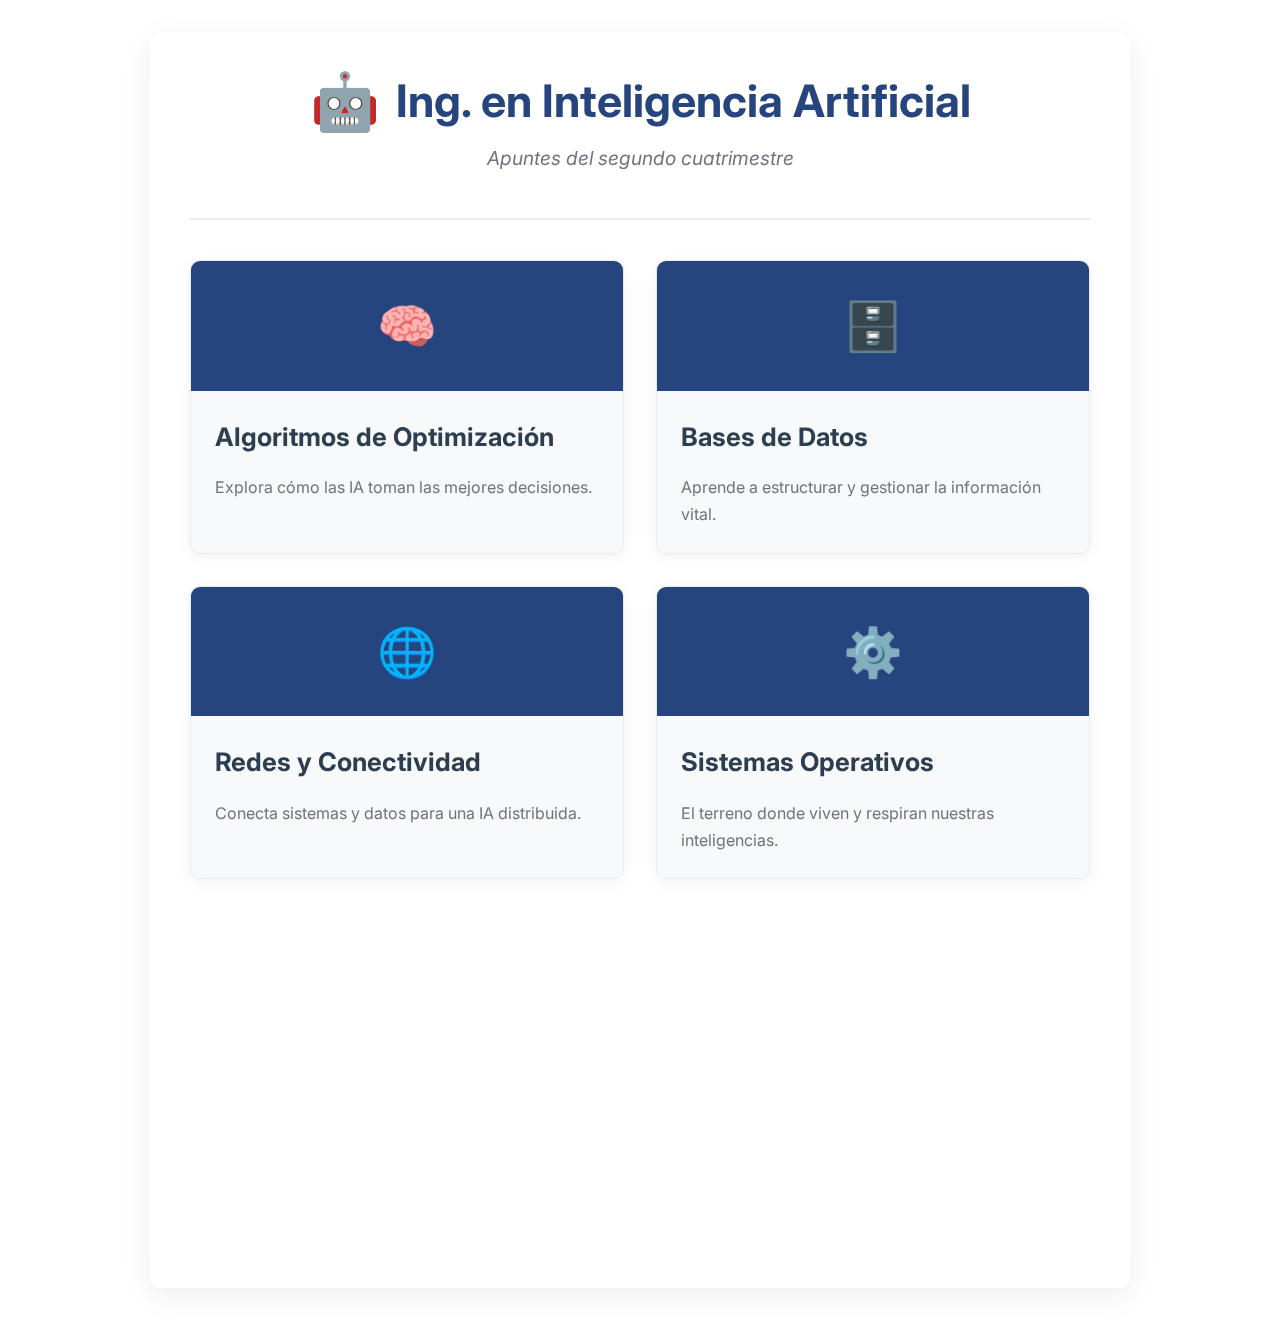
<file: apuntes-ia.html>
<!DOCTYPE html>
<html lang="es">
<head>
    <meta charset="UTF-8">
    <meta name="viewport" content="width=device-width, initial-scale=1.0">
    <title>Apuntes de Ingeniería en Inteligencia Artificial</title>
    
    <link rel="preconnect" href="https://fonts.googleapis.com">
    <link rel="preconnect" href="https://fonts.gstatic.com" crossorigin>
    <link href="https://fonts.googleapis.com/css2?family=Inter:wght@400;700&display=swap" rel="stylesheet">
    
    <style>
        :root {
            --primary-color: #26447d; /* Azul oscuro */
            --dark-blue: #2c3e50; /* Azul casi negro */
            --light-gray: #f8f9fa; /* Gris muy claro */
            --text-color: #343a40; /* Gris oscuro para el texto */
            --secondary-text: #6c757d; /* Gris medio para texto secundario */
            --white: #ffffff;
            --border-color: #e9ecef; /* Color de borde ligero */
        }

        body {
            font-family: 'Inter', sans-serif;
            line-height: 1.7;
            color: var(--text-color);
            margin: 0;
            padding: 2rem;
            background-image: url('https://images.unsplash.com/photo-1534796636912-3b95b3ab5986?q=80&w=2071&auto=format&fit=crop');
            background-size: cover;
            background-position: center center;
            background-attachment: fixed;
            overflow-x: hidden; /* Evita scroll horizontal */
        }

        .shooting-stars {
            position: fixed;
            top: 0;
            left: 0;
            width: 100%;
            height: 100%;
            pointer-events: none; /* Las estrellas no deben interferir con clics */
            overflow: hidden;
            z-index: 1; /* Asegura que estén detrás del contenido */
        }

        .star {
            position: absolute;
            background-color: var(--white);
            width: 2px;
            height: 2px;
            border-radius: 50%;
            opacity: 0; /* Empiezan invisibles */
            animation: 
                star-fall var(--duration) linear var(--delay) infinite,
                star-twinkle 2s ease-in-out var(--delay) infinite alternate;
        }

        @keyframes star-fall {
            0% { transform: translate(0, 0) scale(1); opacity: 0; }
            10% { opacity: 1; } /* Se hacen visibles brevemente */
            100% { transform: translate(100vw, 100vh) scale(0.5); opacity: 0; }
        }

        @keyframes star-twinkle {
            0%, 100% { opacity: 0.8; }
            50% { opacity: 0.3; }
        }

        .container {
            max-width: 900px;
            margin: 0 auto;
            /* CAMBIO: Aclarar el fondo blanco con rgba */
            background-color: rgba(255, 255, 255, 0.8); 
            padding: 2.5rem;
            border-radius: 12px;
            box-shadow: 0 8px 32px rgba(0,0,0,0.07);
            position: relative;
            z-index: 10; /* Asegura que el contenido esté encima de las estrellas */
        }

        .main-header {
            text-align: center;
            margin-bottom: 2.5rem;
            border-bottom: 2px solid var(--border-color);
            padding-bottom: 1.5rem;
        }

        .main-header h1 {
            color: var(--primary-color);
            font-size: 2.8rem;
            line-height: 1.3;
            margin: 0;
            display: flex;
            align-items: center;
            justify-content: center;
            gap: 1rem;
        }

        .main-header h1 span {
            font-size: 3.5rem;
            line-height: 1;
        }

        .main-header p {
            font-size: 1.2rem;
            color: var(--secondary-text);
            margin-top: 0.75rem;
            font-style: italic;
        }

        .module-grid {
            display: grid;
            grid-template-columns: repeat(auto-fit, minmax(280px, 1fr));
            gap: 2rem;
        }

        .module-card {
            background-color: var(--light-gray);
            border: 1px solid var(--border-color);
            border-radius: 10px;
            box-shadow: 0 4px 15px rgba(0,0,0,0.05);
            transition: transform 0.3s ease, box-shadow 0.3s ease;
            overflow: hidden;
            display: flex;
            flex-direction: column;
            text-decoration: none;
            color: inherit;
        }

        .module-card:hover {
            transform: translateY(-8px);
            box-shadow: 0 8px 25px rgba(0,0,0,0.1);
        }

        .module-icon {
            font-size: 3rem;
            text-align: center;
            padding: 1.5rem 0;
            background-color: var(--primary-color);
            color: var(--white);
        }

        .module-content {
            padding: 1.5rem;
            flex-grow: 1;
        }

        .module-content h2 {
            font-size: 1.6rem;
            color: var(--dark-blue);
            margin-top: 0;
            margin-bottom: 0.75rem;
        }

        .module-content p {
            font-size: 1rem;
            color: var(--secondary-text);
            margin-bottom: 0;
        }

        /* Animación de entrada para elementos */
        .animate-on-scroll {
            opacity: 0;
            transform: translateY(30px);
            transition: opacity 0.6s ease-out, transform 0.6s ease-out;
        }
        .animate-on-scroll.show {
            opacity: 1;
            transform: translateY(0);
        }

        /* Media queries para responsividad */
        @media (max-width: 768px) {
            body {
                padding: 1rem;
            }
            .container {
                padding: 1.5rem;
            }
            .main-header h1 {
                font-size: 2.2rem;
            }
            .main-header h1 span {
                font-size: 3rem;
            }
            .main-header p {
                font-size: 1rem;
            }
            .module-grid {
                grid-template-columns: 1fr;
            }
        }
    </style>
</head>
<body>
    <div class="shooting-stars"></div> 

    <div class="container">
        <div class="main-header animate-on-scroll">
            <h1><span>🤖</span>Ing. en Inteligencia Artificial</h1>
            <p>Apuntes del segundo cuatrimestre</p>
        </div>

        <div class="module-grid">
            
            <a href="ia-algoritmos-optimizacion.html" class="module-card animate-on-scroll" style="--delay: 100ms;">
                <div class="module-icon">🧠</div>
                <div class="module-content">
                    <h2>Algoritmos de Optimización</h2>
                    <p>Explora cómo las IA toman las mejores decisiones.</p>
                </div>
            </a>

            <a href="ia-bases-de-datos.html" class="module-card animate-on-scroll" style="--delay: 200ms;">
                <div class="module-icon">🗄️</div>
                <div class="module-content">
                    <h2>Bases de Datos</h2>
                    <p>Aprende a estructurar y gestionar la información vital.</p>
                </div>
            </a>

            <a href="ia-redes.html" class="module-card animate-on-scroll" style="--delay: 300ms;">
                <div class="module-icon">🌐</div>
                <div class="module-content">
                    <h2>Redes y Conectividad</h2>
                    <p>Conecta sistemas y datos para una IA distribuida.</p>
                </div>
            </a>

            <a href="ia-sistemas-operativos.html" class="module-card animate-on-scroll" style="--delay: 400ms;">
                <div class="module-icon">⚙️</div>
                <div class="module-content">
                    <h2>Sistemas Operativos</h2>
                    <p>El terreno donde viven y respiran nuestras inteligencias.</p>
                </div>
            </a>

            <a href="ia-programacion-avanzada.html" class="module-card animate-on-scroll" style="--delay: 500ms;">
                <div class="module-icon">💻</div>
                <div class="module-content">
                    <h2>Programación Avanzada</h2>
                    <p>Dominando lenguajes para construir el futuro de la IA.</p>
                </div>
            </a>

            <a href="ia-metodologia-investigacion.html" class="module-card animate-on-scroll" style="--delay: 600ms;">
                <div class="module-icon">🔬</div>
                <div class="module-content">
                    <h2>Metodología de la Investigación</h2>
                    <p>La base científica para innovar y validar ideas en IA.</p>
                </div>
            </a>

        </div>
    </div>
    
    <script>
        document.addEventListener('DOMContentLoaded', () => {
            // --- Código de estrellas ---
            try {
                const shootingStarsContainer = document.querySelector('.shooting-stars');
                if (shootingStarsContainer) {
                    const numStars = 400; // AUMENTADO: x40 más estrellas
                    for (let i = 0; i < numStars; i++) {
                        const star = document.createElement('div');
                        star.classList.add('star');
                        star.style.left = `${Math.random() * 100}vw`; 
                        star.style.top = `${Math.random() * 100}vh`;
                        star.style.setProperty('--delay', `${Math.random() * 15}s`);
                        star.style.setProperty('--duration', `${5 + Math.random() * 8}s`);
                        shootingStarsContainer.appendChild(star);
                    }
                }
            } catch (e) { console.error("Error al crear estrellas:", e); }
            
            // --- Código de Animación de Entrada ---
            try {
                const observer = new IntersectionObserver((entries) => {
                    entries.forEach((entry, index) => {
                        if (entry.isIntersecting) {
                            entry.target.style.transitionDelay = `${index * 100}ms`;
                            entry.target.classList.add('show');
                            observer.unobserve(entry.target);
                        }
                    });
                }, { threshold: 0.1 }); // Se activa cuando el 10% del elemento es visible
                
                const elementsToAnimate = document.querySelectorAll('.animate-on-scroll');
                elementsToAnimate.forEach((el) => observer.observe(el));
            } catch (e) {
                console.error("Error al crear IntersectionObserver:", e);
                // Fallback para navegadores sin IntersectionObserver
                document.querySelectorAll('.animate-on-scroll').forEach(el => {
                    el.classList.add('show');
                });
            }
        });
    </script>
</body>
</html>
</file>
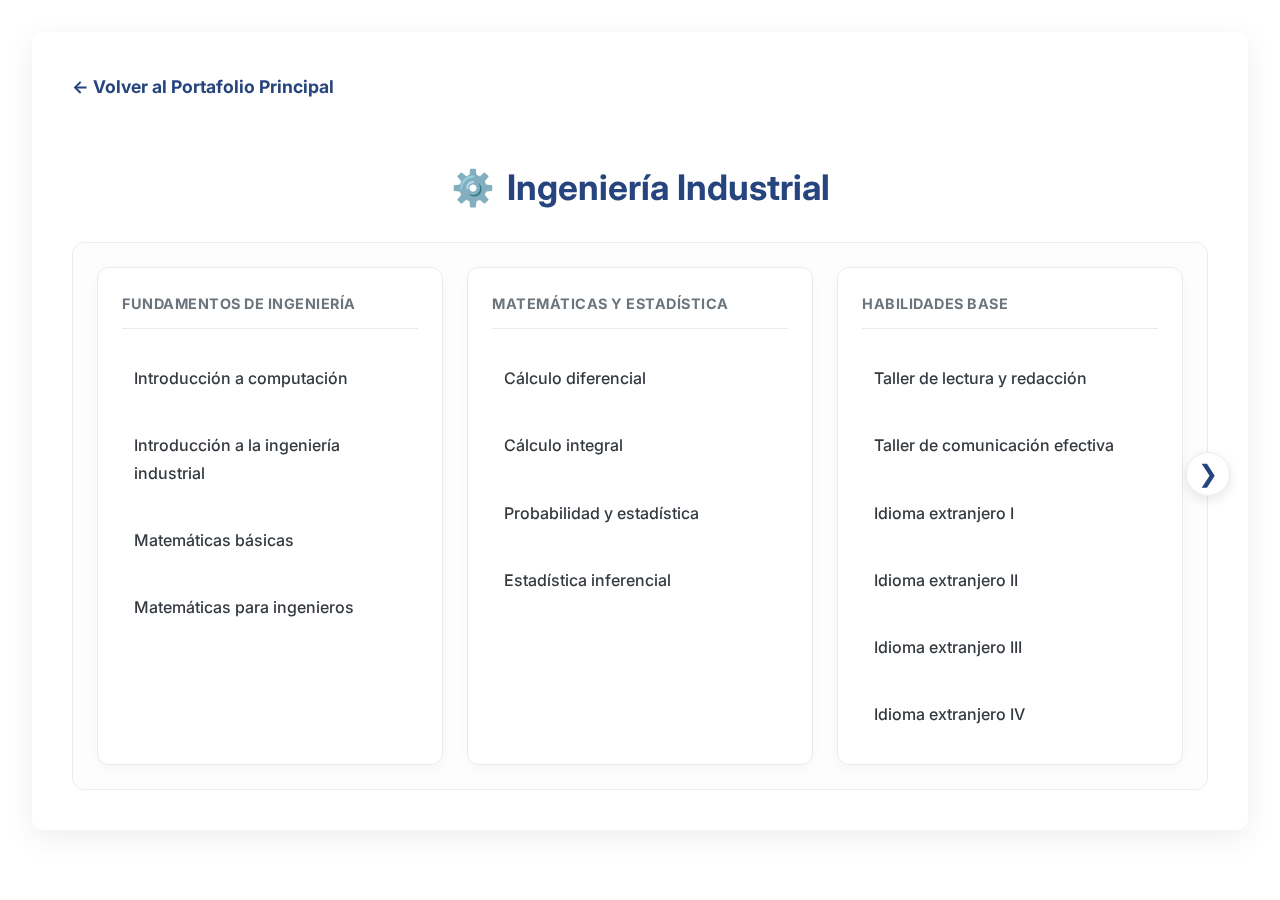
<file: apuntes-industrial.html>
<!DOCTYPE html>
<html lang="es">
<head>
    <meta charset="UTF-8">
    <meta name="viewport" content="width=device-width, initial-scale=1.0">
    <title>Apuntes de Ing. Industrial - José Hugo Meza</title>
    <link rel="preconnect" href="https://fonts.googleapis.com">
    <link rel="preconnect" href="https://fonts.gstatic.com" crossorigin>
    <link href="https://fonts.googleapis.com/css2?family=Inter:wght@400;700&display=swap" rel="stylesheet">
    
    <style>
        :root {
            --primary-color: #26447d; --dark-blue: #2c3e50; --light-gray: #f8f9fa;
            --text-color: #343a40; --secondary-text: #6c757d; --white: #ffffff;
            --border-color: #e9ecef;
        }
        body { 
            font-family: 'Inter', sans-serif; line-height: 1.7; color: var(--text-color); 
            margin: 0; padding: 2rem;
            background-image: url('https://images.unsplash.com/photo-1534796636912-3b95b3ab5986?q=80&w=2071&auto=format&fit=crop');
            background-size: cover; background-position: center center; background-attachment: fixed;
            overflow-x: hidden;
        }
        .shooting-stars {
            position: fixed; top: 0; left: 0; width: 100%; height: 100%;
            pointer-events: none; overflow: hidden; z-index: 1;
        }
        .star {
            position: absolute; background-color: var(--white); width: 2px; height: 2px;
            border-radius: 50%; opacity: 0;
            animation: 
                star-fall var(--duration) linear var(--delay) infinite,
                star-twinkle 2s ease-in-out var(--delay) infinite alternate;
        }
        @keyframes star-fall { 0% { transform: translate(0, 0) scale(1); opacity: 0; } 10% { opacity: 1; } 100% { transform: translate(100vw, 100vh) scale(0.5); opacity: 0; } }
        @keyframes star-twinkle { 0%, 100% { opacity: 0.8; } 50% { opacity: 0.3; } }
        
        .container-apuntes {
            max-width: 1200px; margin: 0 auto; background-color: var(--white); 
            padding: 2.5rem; border-radius: 12px; 
            box-shadow: 0 8px 32px rgba(0,0,0,0.07); position: relative; z-index: 10;
        }
        .back-link {
            display: inline-block; color: var(--primary-color); text-decoration: none;
            font-weight: bold; font-size: 1.1rem; margin-bottom: 1.5rem;
        }
        .back-link:hover { text-decoration: underline; }
        .apuntes-header {
            text-align: center; margin-bottom: 1.5rem;
        }
        .apuntes-header h2 {
            color: var(--primary-color); font-size: 2.2rem; margin: 0;
            display: flex; align-items: center; justify-content: center; gap: 0.75rem;
        }
        .carousel-container { position: relative; margin-top: 2rem; }
        .carousel-viewport { overflow: hidden; border-radius: 12px; border: 1px solid var(--border-color); background-color: #fdfdfd; }
        .carousel-track { display: flex; transition: transform 0.5s cubic-bezier(0.25, 0.8, 0.25, 1); }
        .slide {
            display: grid; grid-template-columns: repeat(3, 1fr); gap: 1.5rem;
            flex: 0 0 100%; padding: 1.5rem; box-sizing: border-box; 
        }
        .semester-card {
            background-color: var(--white); border: 1px solid var(--border-color);
            padding: 1.5rem; border-radius: 12px; box-shadow: 0 4px 12px rgba(0,0,0,0.03);
            opacity: 0; transform: translateY(50px);
            transition: opacity 0.8s ease-out, transform 0.8s ease-out;
        }
        .semester-card h3 {
            font-size: 0.9rem; color: var(--secondary-text); text-transform: uppercase;
            letter-spacing: 0.5px; margin: 0 0 1.5rem 0;
            border-bottom: 1px solid var(--border-color); padding-bottom: 0.75rem;
        }
        .subject-list { list-style: none; padding: 0; margin: 0; display: flex; flex-direction: column; gap: 1rem; }
        .subject-list li a {
            display: block; text-decoration: none; color: var(--text-color);
            font-weight: 500; font-size: 1rem; padding: 0.75rem;
            border-radius: 6px; transition: all 0.2s ease;
        }
        .subject-list li a:hover { background-color: var(--light-gray); color: var(--primary-color); transform: translateX(4px); }
        .carousel-btn {
            position: absolute; top: 50%; transform: translateY(-50%);
            background-color: rgba(255, 255, 255, 0.9); border: 1px solid var(--border-color);
            border-radius: 50%; width: 44px; height: 44px; font-size: 1.5rem;
            color: var(--primary-color); cursor: pointer; box-shadow: 0 4px 12px rgba(0,0,0,0.1);
            transition: all 0.2s ease; z-index: 20;
        }
        .carousel-btn:hover { background-color: var(--white); transform: translateY(-50%) scale(1.05); }
        .carousel-btn.prev { left: -22px; }
        .carousel-btn.next { right: -22px; }
        .carousel-btn.hidden { opacity: 0; pointer-events: none; }
        @media (max-width: 992px) { .slide { grid-template-columns: repeat(2, 1fr); } }
        @media (max-width: 768px) { .slide { grid-template-columns: 1fr; } .carousel-btn.prev { left: 5px; } .carousel-btn.next { right: 5px; } }
        .show { opacity: 1; transform: none; }
    </style>
</head>
<body>
    <div class="shooting-stars"></div> 

    <div class="container-apuntes">
        <a href="index.html" class="back-link">&larr; Volver al Portafolio Principal</a>
        
        <div class="carousel-container">
            <div class="apuntes-header">
                <h2><span>⚙️</span>Ingeniería Industrial</h2>
            </div>
            
            <div class="carousel-viewport">
                <div class="carousel-track" id="ind-track">
                    
                    <div class="slide">
                        <div class="semester-card">
                            <h3>Fundamentos de Ingeniería</h3>
                            <ul class="subject-list">
                                <li><a href="ind-computacion.html">Introducción a computación</a></li>
                                <li><a href="ind-intro-industrial.html">Introducción a la ingeniería industrial</a></li>
                                <li><a href="ind-matematicas-basicas.html">Matemáticas básicas</a></li>
                                <li><a href="ind-matematicas-ingenieros.html">Matemáticas para ingenieros</a></li>
                            </ul>
                        </div>
                        <div class="semester-card">
                            <h3>Matemáticas y Estadística</h3>
                            <ul class="subject-list">
                                <li><a href="ind-calculo-diferencial.html">Cálculo diferencial</a></li>
                                <li><a href="ind-calculo-integral.html">Cálculo integral</a></li>
                                <li><a href="ind-probabilidad-estadistica.html">Probabilidad y estadística</a></li>
                                <li><a href="ind-estadistica-inferencial.html">Estadística inferencial</a></li>
                            </ul>
                        </div>
                        <div class="semester-card">
                            <h3>Habilidades Base</h3>
                            <ul class="subject-list">
                                <li><a href="ind-lectura-redaccion.html">Taller de lectura y redacción</a></li>
                                <li><a href="ind-comunicacion-efectiva.html">Taller de comunicación efectiva</a></li>
                                <li><a href="ind-idioma-extranjero-1.html">Idioma extranjero I</a></li>
                                <li><a href="ind-idioma-extranjero-2.html">Idioma extranjero II</a></li>
                                <li><a href="ind-idioma-extranjero-3.html">Idioma extranjero III</a></li>
                                <li><a href="ind-idioma-extranjero-4.html">Idioma extranjero IV</a></li>
                            </ul>
                        </div>
                    </div>
                    <div class="slide">
                        <div class="semester-card">
                            <h3>Sistemas y Producción</h3>
                            <ul class="subject-list">
                                <li><a href="ind-sistemas-produccion.html">Sistemas de producción</a></li>
                                <li><a href="ind-pensamiento-sistemico.html">El pensamiento sistémico</a></li>
                                <li><a href="ind-analisis-operaciones.html">Análisis de operaciones</a></li>
                                <li><a href="ind-diseno-procesos.html">Diseño de procesos</a></li>
                            </ul>
                        </div>
                        <div class="semester-card">
                            <h3>Gestión de Calidad</h3>
                            <ul class="subject-list">
                                <li><a href="ind-intro-calidad.html">Introducción a la calidad</a></li>
                                <li><a href="ind-sistemas-gestion-calidad.html">Sistemas de gestión de la calidad</a></li>
                                <li><a href="ind-control-calidad.html">Control de la calidad</a></li>
                                <li><a href="ind-sistemas-esbeltos.html">Sistemas esbeltos de manufactura</a></li>
                            </ul>
                        </div>
                        <div class="semester-card">
                            <h3>Logística y Suministro</h3>
                            <ul class="subject-list">
                                <li><a href="ind-inventarios-almacenes.html">Administración de inventarios y almacenes</a></li>
                                <li><a href="ind-logistica-distribucion.html">Logística y sistemas de distribución</a></li>
                                <li><a href="ind-cadena-suministro.html">Administración de la cadena de suministro</a></li>
                            </ul>
                        </div>
                    </div>
                    <div class="slide">
                        <div class="semester-card">
                            <h3>Administración y Gestión</h3>
                            <ul class="subject-list">
                                <li><a href="ind-proceso-administrativo.html">El proceso administrativo</a></li>
                                <li><a href="ind-capital-humano-liderazgo.html">Gestión del capital humano y liderazgo</a></li>
                                <li><a href="ind-admin-operaciones.html">Administración de operaciones</a></li>
                                <li><a href="ind-gestion-operaciones-calidad.html">Gestión de operaciones y calidad</a></li>
                            </ul>
                        </div>
                        <div class="semester-card">
                            <h3>Finanzas y Proyectos</h3>
                            <ul class="subject-list">
                                <li><a href="ind-contabilidad.html">Contabilidad aplicada a los negocios</a></li>
                                <li><a href="ind-costos-ingenieria.html">Costos para ingeniería</a></li>
                                <li><a href="ind-evaluacion-proyectos.html">Factibilidad y evaluación de proyectos</a></li>
                                <li><a href="ind-localizacion-planta.html">Localización y distribución de planta</a></li>
                            </ul>
                        </div>
                        <div class="semester-card">
                            <h3>Estrategia y Mercados</h3>
                            <ul class="subject-list">
                                <li><a href="ind-mercadotecnia.html">Mercadotecnia</a></li>
                                <li><a href="ind-inteligencia-mercados.html">Inteligencia de mercados</a></li>
                                <li><a href="ind-servicio-cliente.html">Técnicas de servicio al cliente</a></li>
                                <li><a href="ind-coaching-empresarial.html">Coaching empresarial</a></li>
                            </ul>
                        </div>
                    </div>
                    <div class="slide">
                        <div class="semester-card">
                            <h3>Tópicos Avanzados</h3>
                            <ul class="subject-list">
                                <li><a href="ind-investigacion-operaciones.html">Fundamentos de investigación de operaciones</a></li>
                                <li><a href="ind-seguridad-industrial.html">Seguridad industrial</a></li>
                                <li><a href="ind-diseno-producto-servicio.html">Diseño de producto y servicio</a></li>
                                <li><a href="ind-economia.html">Economía</a></li>
                            </ul>
                        </div>
                        <div class="semester-card">
                            <h3>Desarrollo Profesional</h3>
                            <ul class="subject-list">
                                <li><a href="ind-desarrollo-sustentable.html">Desarrollo sustentable</a></li>
                                <li><a href="ind-emprendimiento.html">Emprendimiento</a></li>
                                <li><a href="ind-capacitacion-estrategica.html">Capacitación estratégica</a></li>
                                <li><a href="ind-etica-profesional.html">Ética profesional y de negocios</a></li>
                            </ul>
                        </div>
                        <div class="semester-card">
                            <h3>Cierre</h3>
                            <ul class="subject-list">
                                <li><a href="ind-estadia-profesional.html">Estadía profesional</a></li>
                            </ul>
                        </div>
                    </div>
                </div>
            </div>
            
            <button class="carousel-btn prev" id="ind-prev" aria-label="Anterior">&#10094;</button>
            <button class="carousel-btn next" id="ind-next" aria-label="Siguiente">&#10095;</button>
        </div>
        
    </div>

    <script>
        document.addEventListener('DOMContentLoaded', () => {
            const shootingStarsContainer = document.querySelector('.shooting-stars');
            const numStars = 110; 
            for (let i = 0; i < numStars; i++) {
                const star = document.createElement('div');
                star.classList.add('star');
                star.style.left = `${Math.random() * 100}vw`; 
                star.style.top = `${Math.random() * 100}vh`;
                star.style.setProperty('--delay', `${Math.random() * 15}s`);
                star.style.setProperty('--duration', `${5 + Math.random() * 8}s`);
                shootingStarsContainer.appendChild(star);
            }
            
            function setupCarousel(trackId, prevBtnId, nextBtnId) {
                const track = document.getElementById(trackId);
                const prevBtn = document.getElementById(prevBtnId);
                const nextBtn = document.getElementById(nextBtnId);
                
                if (!track || !prevBtn || !nextBtn) return;

                const slides = Array.from(track.children);
                const totalSlides = slides.length;
                let currentIndex = 0;

                function updateSlidePosition() {
                    track.style.transform = `translateX(-${currentIndex * 100}%)`;
                }
                function updateButtons() {
                    prevBtn.classList.toggle('hidden', currentIndex === 0);
                    nextBtn.classList.toggle('hidden', currentIndex === totalSlides - 1);
                }
                prevBtn.addEventListener('click', () => {
                    if (currentIndex > 0) { currentIndex--; updateSlidePosition(); updateButtons(); }
                });
                nextBtn.addEventListener('click', () => {
                    if (currentIndex < totalSlides - 1) { currentIndex++; updateSlidePosition(); updateButtons(); }
                });
                updateButtons();
            }

            // (JS ACTUALIZADO) Solo inicializa el carrusel de Industrial
            setupCarousel('ind-track', 'ind-prev', 'ind-next');

            const observer = new IntersectionObserver((entries) => {
                entries.forEach((entry, index) => {
                    if (entry.isIntersecting) {
                        entry.target.style.transitionDelay = `${index * 50}ms`;
                        entry.target.classList.add('show');
                        observer.unobserve(entry.target);
                    }
                });
            }, { threshold: 0.1 });
            const elementsToAnimate = document.querySelectorAll('.semester-card');
            elementsToAnimate.forEach((el) => observer.observe(el));
        });
    </script>
</body>
</html>
</file>
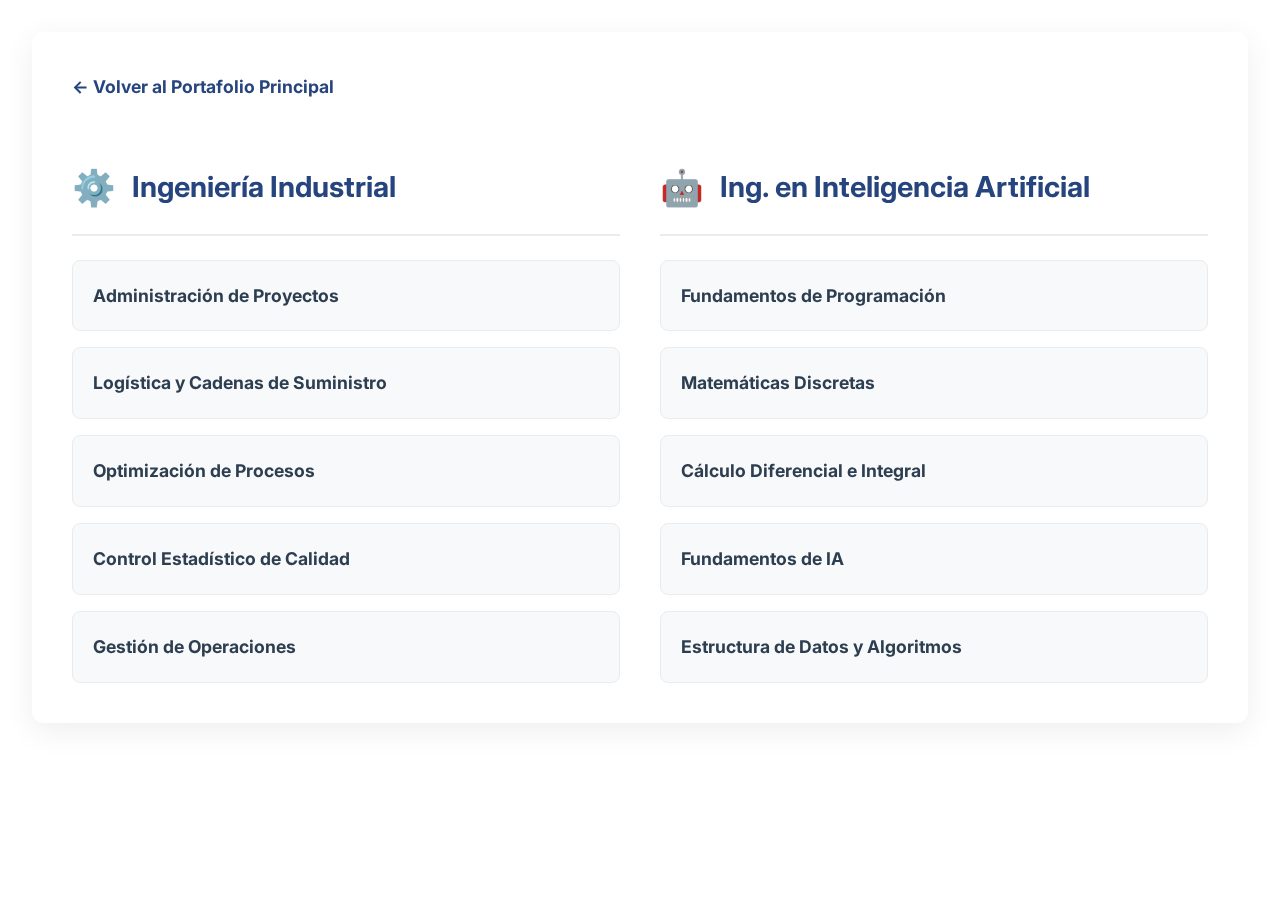
<file: apuntes.html>
<!DOCTYPE html>
<html lang="es">
<head>
    <meta charset="UTF-8">
    <meta name="viewport" content="width=device-width, initial-scale=1.0">
    <title>Apuntes Personales - José Hugo Meza</title>
    <link rel="preconnect" href="https://fonts.googleapis.com">
    <link rel="preconnect" href="https://fonts.gstatic.com" crossorigin>
    <link href="https://fonts.googleapis.com/css2?family=Inter:wght@400;700&display=swap" rel="stylesheet">
    
    <style>
        :root {
            --primary-color: #26447d; 
            --dark-blue: #2c3e50;
            --light-gray: #f8f9fa;
            --text-color: #343a40;
            --secondary-text: #6c757d;
            --white: #ffffff;
            --border-color: #e9ecef;
        }

        body { 
            font-family: 'Inter', sans-serif; 
            line-height: 1.7; 
            color: var(--text-color); 
            margin: 0; 
            padding: 2rem;
            background-image: url('https://images.unsplash.com/photo-1534796636912-3b95b3ab5986?q=80&w=2071&auto=format&fit=crop');
            background-size: cover;
            background-position: center center;
            background-attachment: fixed;
            overflow-x: hidden;
        }

        .shooting-stars {
            position: fixed;
            top: 0;
            left: 0;
            width: 100%;
            height: 100%;
            pointer-events: none;
            overflow: hidden;
            z-index: 1;
        }

        .star {
            position: absolute;
            background-color: var(--white);
            width: 2px;
            height: 2px;
            border-radius: 50%;
            opacity: 0;
            animation: 
                star-fall var(--duration) linear var(--delay) infinite,
                star-twinkle 2s ease-in-out var(--delay) infinite alternate;
        }

        @keyframes star-fall {
            0% { transform: translate(0, 0) scale(1); opacity: 0; }
            10% { opacity: 1; }
            100% { transform: translate(100vw, 100vh) scale(0.5); opacity: 0; }
        }

        @keyframes star-twinkle {
            0%, 100% { opacity: 0.8; }
            50% { opacity: 0.3; }
        }
        
        .container-apuntes {
            max-width: 1200px;
            margin: 0 auto;
            background-color: var(--white);
            padding: 2.5rem;
            border-radius: 12px;
            box-shadow: 0 8px 32px rgba(0,0,0,0.07);
            position: relative;
            z-index: 10;
        }
        
        .apuntes-grid {
            display: grid;
            grid-template-columns: 1fr 1fr;
            gap: 2.5rem;
            margin-top: 2rem;
        }
        
        .apuntes-columna h2 {
            color: var(--primary-color);
            border-bottom: 2px solid var(--border-color);
            padding-bottom: 1rem;
            display: flex;
            align-items: center;
            font-size: 1.8rem;
        }

        .apuntes-columna h2 span {
            margin-right: 1rem;
            font-size: 2.2rem;
        }
        
        .materias-list {
            display: flex;
            flex-direction: column;
            gap: 1rem;
        }
        
        .materia-btn {
            display: block;
            text-decoration: none;
            background-color: var(--light-gray);
            color: var(--dark-blue);
            padding: 1.25rem;
            border-radius: 8px;
            font-weight: bold;
            font-size: 1.1rem;
            border: 1px solid var(--border-color);
            transition: all 0.2s ease;
        }
        
        .materia-btn:hover {
            transform: translateX(5px);
            box-shadow: 0 4px 15px rgba(0,0,0,0.07);
            border-left: 5px solid var(--primary-color);
        }
        
        .back-link {
            display: inline-block;
            color: var(--primary-color);
            text-decoration: none;
            font-weight: bold;
            font-size: 1.1rem;
        }
        .back-link:hover {
            text-decoration: underline;
        }

        @media (max-width: 768px) {
            .apuntes-grid {
                grid-template-columns: 1fr;
            }
        }

        /* --- INICIO: CSS DE ANIMACIÓN (ACTUALIZADO) --- */
        .animate-on-scroll {
            opacity: 0;
            /* Duración aumentada a 0.8s */
            transition: opacity 0.8s ease-out, transform 0.8s ease-out;
        }
        .fade-in-up {
            /* Distancia aumentada a 50px */
            transform: translateY(50px);
        }
        .fade-in-left {
            /* Distancia aumentada a 50px */
            transform: translateX(-50px);
        }
        .fade-in-right {
            /* Distancia aumentada a 50px */
            transform: translateX(50px);
        }
        .show {
            opacity: 1;
            transform: none;
        }
        /* --- FIN: CSS DE ANIMACIÓN --- */

    </style>
</head>
<body>
    <div class="shooting-stars"></div> 

    <div class="container-apuntes">
        <a href="index.html" class="back-link">&larr; Volver al Portafolio Principal</a>
        
        <div class="apuntes-grid">
            <div class="apuntes-columna animate-on-scroll fade-in-left">
                <h2><span>⚙️</span>Ingeniería Industrial</h2>
                <div class="materias-list">
                    <a href="#" class="materia-btn">Administración de Proyectos</a>
                    <a href="#" class="materia-btn">Logística y Cadenas de Suministro</a>
                    <a href="#" class="materia-btn">Optimización de Procesos</a>
                    <a href="#" class="materia-btn">Control Estadístico de Calidad</a>
                    <a href="#" class="materia-btn">Gestión de Operaciones</a>
                </div>
            </div>
            
            <div class="apuntes-columna animate-on-scroll fade-in-right">
                <h2><span>🤖</span>Ing. en Inteligencia Artificial</h2>
                <div class="materias-list">
                    <a href="#" class="materia-btn">Fundamentos de Programación</a>
                    <a href="#" class="materia-btn">Matemáticas Discretas</a>
                    <a href="#" class="materia-btn">Cálculo Diferencial e Integral</a>
                    <a href="#" class="materia-btn">Fundamentos de IA</a>
                    <a href="#" class="materia-btn">Estructura de Datos y Algoritmos</a>
                </div>
            </div>
        </div>
    </div>

    <script>
        document.addEventListener('DOMContentLoaded', () => {
            const shootingStarsContainer = document.querySelector('.shooting-stars');
            const numStars = 110; 

            for (let i = 0; i < numStars; i++) {
                const star = document.createElement('div');
                star.classList.add('star');
                star.style.left = `${Math.random() * 100}vw`; 
                star.style.top = `${Math.random() * 100}vh`;
                star.style.setProperty('--delay', `${Math.random() * 15}s`);
                star.style.setProperty('--duration', `${5 + Math.random() * 8}s`);
                shootingStarsContainer.appendChild(star);
            }
            
            const observer = new IntersectionObserver((entries) => {
                entries.forEach((entry) => {
                    if (entry.isIntersecting) {
                        entry.target.classList.add('show');
                        observer.unobserve(entry.target);
                    }
                });
            }, {
                threshold: 0.1 
            });

            const elementsToAnimate = document.querySelectorAll('.animate-on-scroll');
            elementsToAnimate.forEach((el) => observer.observe(el));
        });
    </script>
</body>
</html>
</file>
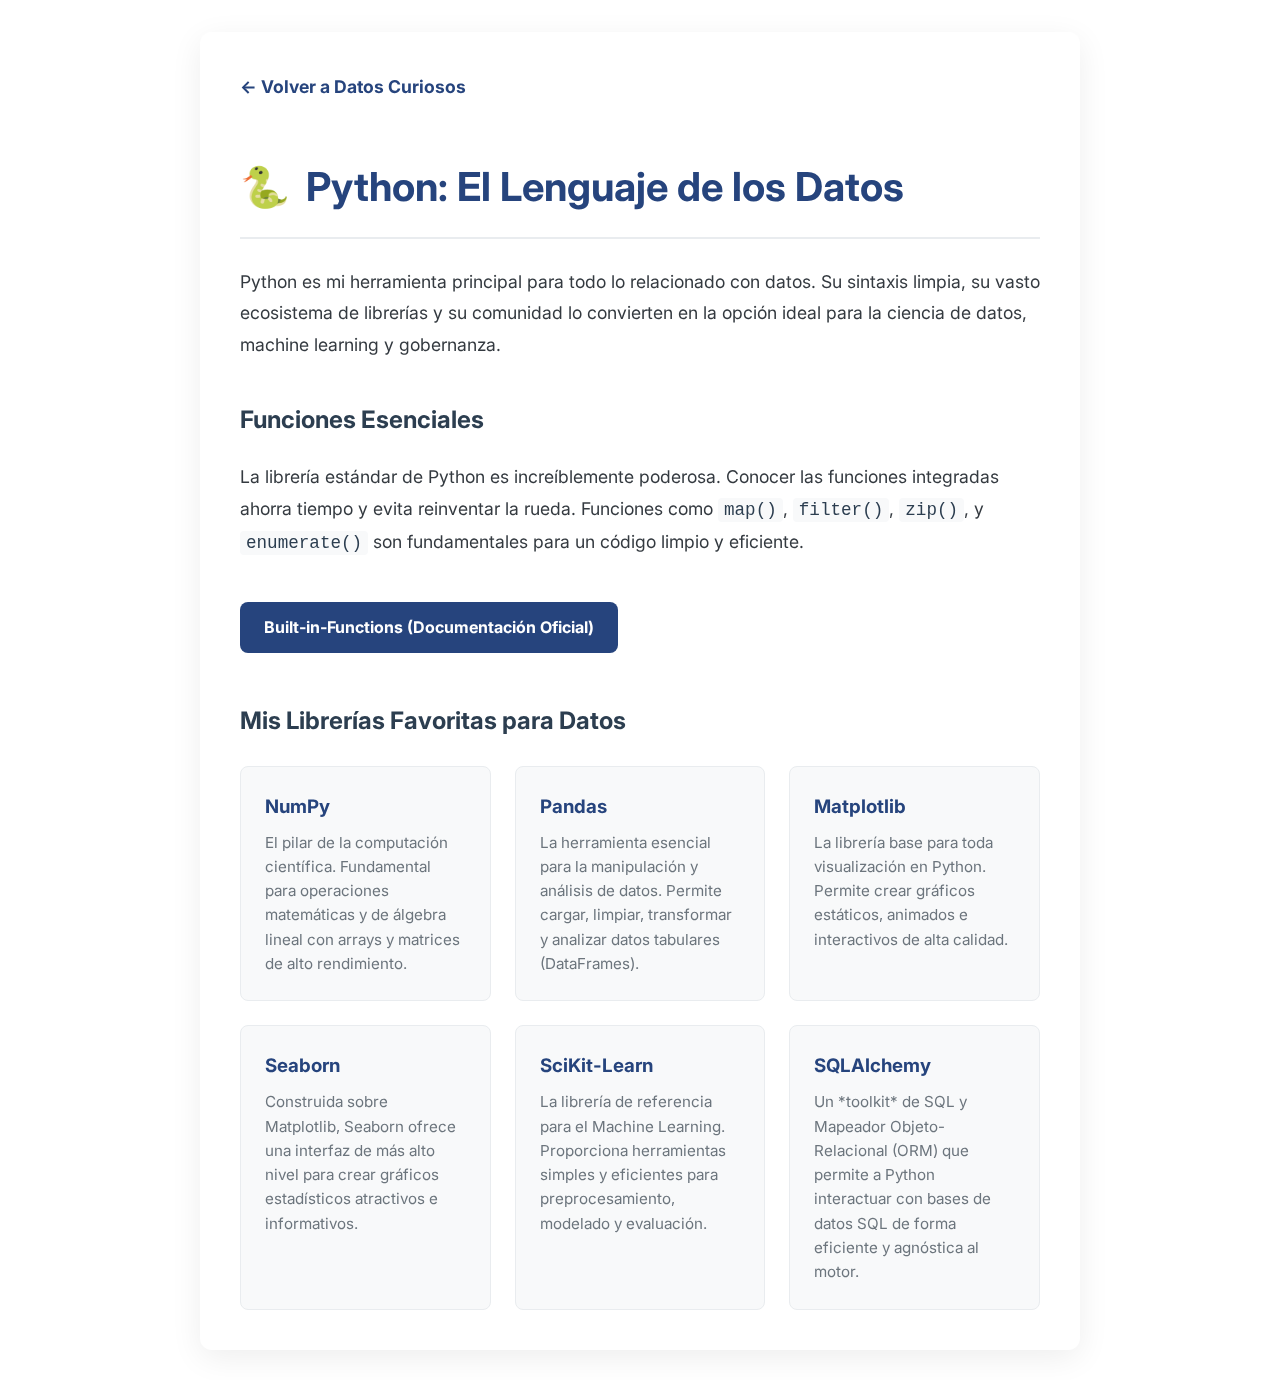
<file: cur-python.html>
<!DOCTYPE html>
<html lang="es">
<head>
    <meta charset="UTF-8">
    <meta name="viewport" content="width=device-width, initial-scale=1.0">
    <title>Apuntes de Python - José Hugo Meza</title>
    
    <link rel="preconnect" href="https://fonts.googleapis.com">
    <link rel="preconnect" href="https://fonts.gstatic.com" crossorigin>
    <link href="https://fonts.googleapis.com/css2?family=Inter:wght@400;700&display=swap" rel="stylesheet">
    
    <style>
        :root {
            --primary-color: #26447d; --dark-blue: #2c3e50; --light-gray: #f8f9fa;
            --text-color: #343a40; --secondary-text: #6c757d; --white: #ffffff;
            --border-color: #e9ecef;
        }
        body { 
            font-family: 'Inter', sans-serif; line-height: 1.7; color: var(--text-color); 
            margin: 0; padding: 2rem;
            background-image: url('https://images.unsplash.com/photo-1534796636912-3b95_ab5986?q=80&w=2071&auto=format&fit=crop');
            background-size: cover; background-position: center center; background-attachment: fixed;
            overflow-x: hidden;
        }
        .container { 
            max-width: 800px; margin: 0 auto; background-color: var(--white); 
            padding: 2.5rem; border-radius: 12px; 
            box-shadow: 0 8px 32px rgba(0,0,0,0.07); position: relative; z-index: 10;
        }
        .shooting-stars {
            position: fixed; top: 0; left: 0; width: 100%; height: 100%;
            pointer-events: none; overflow: hidden; z-index: 1;
        }
        .star {
            position: absolute; background-color: var(--white); width: 2px; height: 2px;
            border-radius: 50%; opacity: 0;
            animation: 
                star-fall var(--duration) linear var(--delay) infinite,
                star-twinkle 2s ease-in-out var(--delay) infinite alternate;
        }
        @keyframes star-fall { 0% { transform: translate(0, 0) scale(1); opacity: 0; } 10% { opacity: 1; } 100% { transform: translate(100vw, 100vh) scale(0.5); opacity: 0; } }
        @keyframes star-twinkle { 0%, 100% { opacity: 0.8; } 50% { opacity: 0.3; } }
        
        .back-link {
            display: inline-block; color: var(--primary-color); text-decoration: none;
            font-weight: bold; font-size: 1.1rem; margin-bottom: 1.5rem;
        }
        .back-link:hover { text-decoration: underline; }

        .note-content {
            opacity: 0;
            transform: translateY(50px);
            transition: opacity 0.8s ease-out, transform 0.8s ease-out;
        }
        .note-content h1 {
            color: var(--primary-color);
            font-size: 2.5rem;
            border-bottom: 2px solid var(--border-color);
            padding-bottom: 1rem;
            display: flex;
            align-items: center;
            gap: 1rem;
        }
        .note-content h2 {
            color: var(--dark-blue);
            margin-top: 2.5rem;
        }
        .note-content p {
            font-size: 1.1rem;
            line-height: 1.8;
        }
        .note-content strong {
            color: var(--primary-color);
        }
        .note-content code {
            background-color: var(--light-gray);
            padding: 2px 6px;
            border-radius: 4px;
            font-family: monospace;
            color: var(--dark-blue);
        }
        
        .btn-external {
            display: inline-block;
            text-decoration: none;
            background-color: var(--primary-color);
            color: var(--white);
            padding: 12px 24px;
            border-radius: 8px;
            margin-top: 1.5rem;
            font-weight: bold;
            transition: all 0.2s ease;
        }
        .btn-external:hover {
            transform: translateY(-2px);
            box-shadow: 0 4px 12px rgba(38, 68, 125, 0.4);
        }

        /* --- (NUEVO) CSS para las Tarjetas de Librerías --- */
        .library-grid {
            display: grid;
            grid-template-columns: repeat(auto-fit, minmax(250px, 1fr));
            gap: 1.5rem;
            margin-top: 1.5rem;
        }
        .library-card {
            background-color: var(--light-gray);
            border: 1px solid var(--border-color);
            padding: 1.5rem;
            border-radius: 8px;
        }
        .library-card h3 {
            margin-top: 0;
            margin-bottom: 0.5rem;
            color: var(--primary-color);
        }
        .library-card p {
            font-size: 0.95rem;
            line-height: 1.6;
            margin: 0;
            color: var(--secondary-text);
        }
        /* --- FIN CSS Tarjetas --- */

        .show { opacity: 1; transform: none; }
    </style>
</head>
<body>
    <div class="shooting-stars"></div> 

    <div class="container">
        <a href="curiosidades.html" class="back-link">&larr; Volver a Datos Curiosos</a>
        
        <div class="note-content animate-on-scroll">
            
            <h1><span>🐍</span>Python: El Lenguaje de los Datos</h1>
            
            <p>
                Python es mi herramienta principal para todo lo relacionado con datos. Su sintaxis limpia, su vasto ecosistema de librerías y su comunidad lo convierten en la opción ideal para la ciencia de datos, machine learning y gobernanza.
            </p>
            
            <h2>Funciones Esenciales</h2>
            <p>
                La librería estándar de Python es increíblemente poderosa. Conocer las funciones integradas ahorra tiempo y evita reinventar la rueda. Funciones como <code>map()</code>, <code>filter()</code>, <code>zip()</code>, y <code>enumerate()</code> son fundamentales para un código limpio y eficiente.
            </p>
            
            <a href="https://docs.python.org/3/library/functions.html" class="btn-external" target="_blank" rel="noopener noreferrer">
                Built-in-Functions (Documentación Oficial)
            </a>

            <h2 style="margin-top: 3rem;">Mis Librerías Favoritas para Datos</h2>
            <div class="library-grid">
                
                <div class="library-card">
                    <h3>NumPy</h3>
                    <p>El pilar de la computación científica. Fundamental para operaciones matemáticas y de álgebra lineal con arrays y matrices de alto rendimiento.</p>
                </div>
                
                <div class="library-card">
                    <h3>Pandas</h3>
                    <p>La herramienta esencial para la manipulación y análisis de datos. Permite cargar, limpiar, transformar y analizar datos tabulares (DataFrames).</p>
                </div>
                
                <div class="library-card">
                    <h3>Matplotlib</h3>
                    <p>La librería base para toda visualización en Python. Permite crear gráficos estáticos, animados e interactivos de alta calidad.</p>
                </div>

                <div class="library-card">
                    <h3>Seaborn</h3>
                    <p>Construida sobre Matplotlib, Seaborn ofrece una interfaz de más alto nivel para crear gráficos estadísticos atractivos e informativos.</p>
                </div>
                
                <div class="library-card">
                    <h3>SciKit-Learn</h3>
                    <p>La librería de referencia para el Machine Learning. Proporciona herramientas simples y eficientes para preprocesamiento, modelado y evaluación.</p>
                </div>
                
                <div class="library-card">
                    <h3>SQLAlchemy</h3>
                    <p>Un *toolkit* de SQL y Mapeador Objeto-Relacional (ORM) que permite a Python interactuar con bases de datos SQL de forma eficiente y agnóstica al motor.</p>
                </div>

            </div>
            </div>
    </div>

    <script>
        document.addEventListener('DOMContentLoaded', () => {
            const shootingStarsContainer = document.querySelector('.shooting-stars');
            const numStars = 110; 
            for (let i = 0; i < numStars; i++) {
                const star = document.createElement('div');
                star.classList.add('star');
                star.style.left = `${Math.random() * 100}vw`; 
                star.style.top = `${Math.random() * 100}vh`;
                star.style.setProperty('--delay', `${Math.random() * 15}s`);
                star.style.setProperty('--duration', `${5 + Math.random() * 8}s`);
                shootingStarsContainer.appendChild(star);
            }
            
            const observer = new IntersectionObserver((entries) => {
                entries.forEach((entry) => {
                    if (entry.isIntersecting) {
                        entry.target.classList.add('show');
                        observer.unobserve(entry.target);
                    }
                });
            }, { threshold: 0.1 });
            const elementsToAnimate = document.querySelectorAll('.animate-on-scroll');
            elementsToAnimate.forEach((el) => observer.observe(el));
        });
    </script>
</body>
</html>
</file>
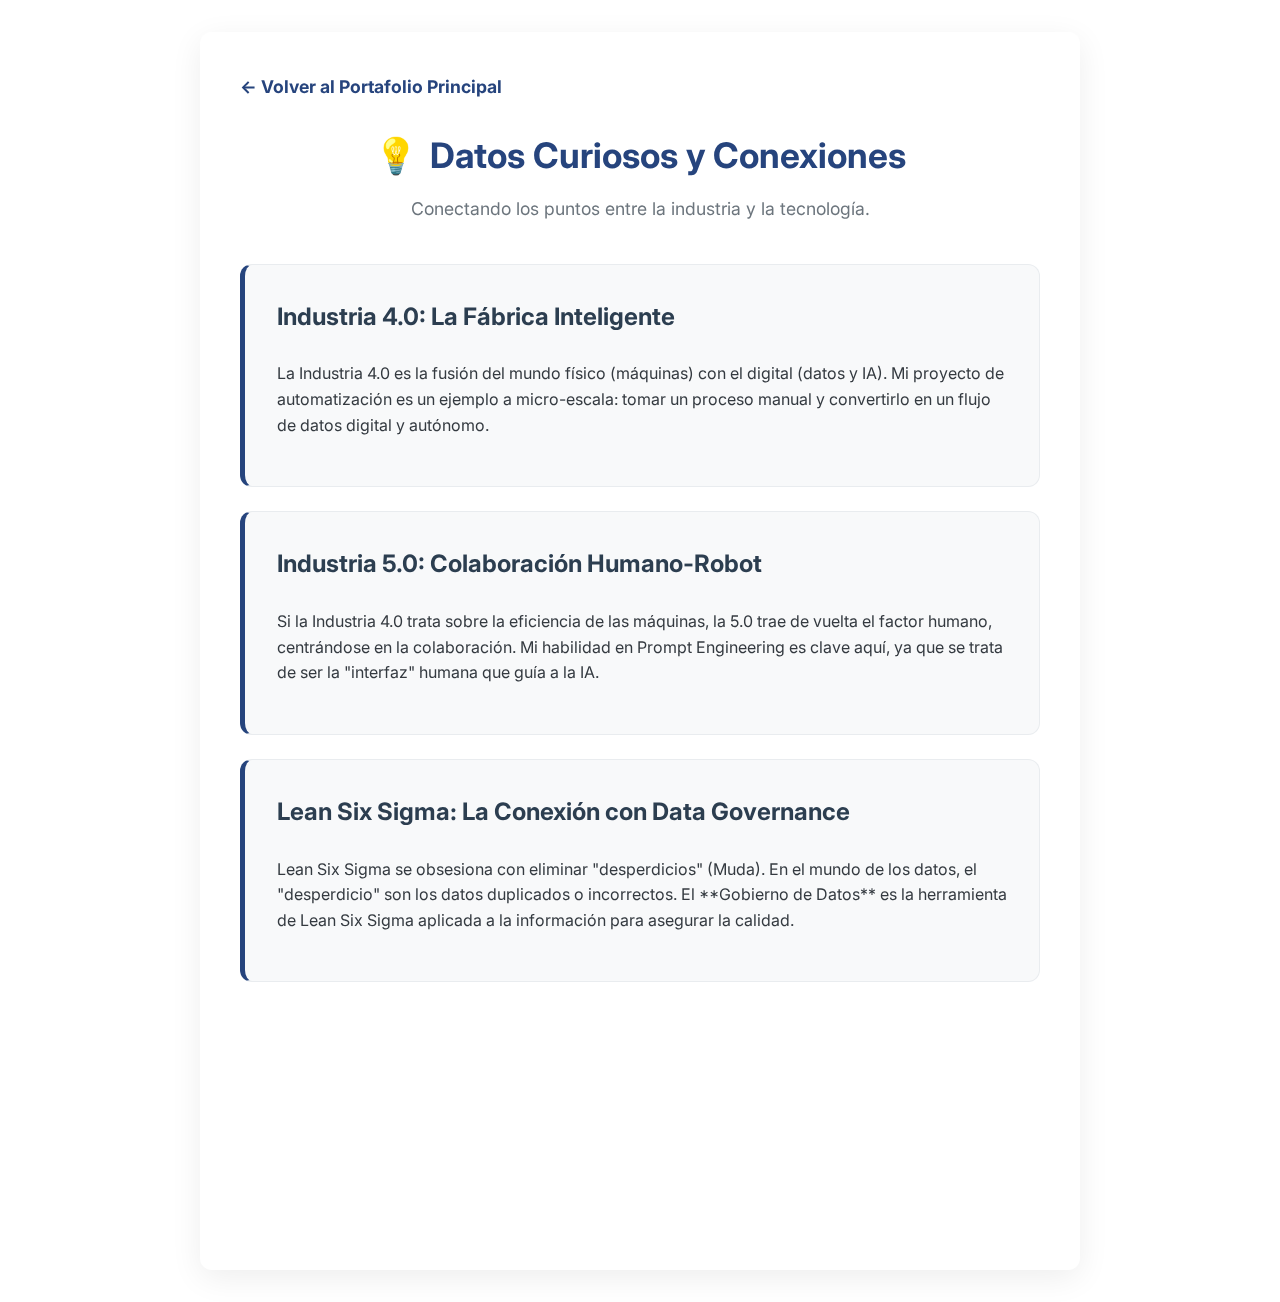
<file: curiosidades.html>
<!DOCTYPE html>
<html lang="es">
<head>
    <meta charset="UTF-8">
    <meta name="viewport" content="width=device-width, initial-scale=1.0">
    <title>Datos Curiosos - José Hugo Meza</title>
    <link rel="preconnect" href="https://fonts.googleapis.com">
    <link rel="preconnect" href="https://fonts.gstatic.com" crossorigin>
    <link href="https://fonts.googleapis.com/css2?family=Inter:wght@400;700&display=swap" rel="stylesheet">
    
    <style>
        :root {
            --primary-color: #26447d; --dark-blue: #2c3e50; --light-gray: #f8f9fa;
            --text-color: #343a40; --secondary-text: #6c757d; --white: #ffffff;
            --border-color: #e9ecef;
        }
        body { 
            font-family: 'Inter', sans-serif; line-height: 1.7; color: var(--text-color); 
            margin: 0; padding: 2rem;
            background-image: url('https://images.unsplash.com/photo-1534796636912-3b95b3ab5986?q=80&w=2071&auto=format&fit=crop');
            background-size: cover; background-position: center center; background-attachment: fixed;
            overflow-x: hidden;
        }
        .container { 
            max-width: 800px; margin: 0 auto; background-color: var(--white); 
            padding: 2.5rem; border-radius: 12px; 
            box-shadow: 0 8px 32px rgba(0,0,0,0.07); position: relative; z-index: 10;
        }
        .shooting-stars {
            position: fixed; top: 0; left: 0; width: 100%; height: 100%;
            pointer-events: none; overflow: hidden; z-index: 1;
        }
        .star {
            position: absolute; background-color: var(--white); width: 2px; height: 2px;
            border-radius: 50%; opacity: 0;
            animation: 
                star-fall var(--duration) linear var(--delay) infinite,
                star-twinkle 2s ease-in-out var(--delay) infinite alternate;
        }
        @keyframes star-fall { 0% { transform: translate(0, 0) scale(1); opacity: 0; } 10% { opacity: 1; } 100% { transform: translate(100vw, 100vh) scale(0.5); opacity: 0; } }
        @keyframes star-twinkle { 0%, 100% { opacity: 0.8; } 50% { opacity: 0.3; } }
        
        .back-link {
            display: inline-block; color: var(--primary-color); text-decoration: none;
            font-weight: bold; font-size: 1.1rem; margin-bottom: 1.5rem;
        }
        .back-link:hover { text-decoration: underline; }
        .apuntes-header {
            text-align: center; margin-bottom: 2.5rem;
        }
        .apuntes-header h2 {
            color: var(--primary-color); font-size: 2.2rem; margin: 0;
            display: flex; align-items: center; justify-content: center; gap: 0.75rem;
        }
        .apuntes-header p { font-size: 1.1rem; color: var(--secondary-text); margin-top: 0.5rem; }
        .card-grid { display: grid; grid-template-columns: 1fr; gap: 1.5rem; }

        /* (ACTUALIZADO) Convertido en <a> para que sea un enlace */
        .curious-card {
            display: block; /* Para que el <a> ocupe todo el espacio */
            text-decoration: none; /* Quitar subrayado */
            color: var(--text-color); /* Heredar color de texto */
            background-color: var(--light-gray);
            border: 1px solid var(--border-color);
            padding: 2rem;
            border-radius: 12px;
            border-left: 5px solid var(--primary-color);
            opacity: 0;
            transform: translateY(50px);
            transition: all 0.3s ease-out;
        }
        .curious-card:hover {
            transform: translateY(45px) scale(1.02); /* Efecto hover sutil */
            box-shadow: 0 8px 20px rgba(0,0,0,0.08);
            border-left-color: var(--dark-blue);
        }
        .curious-card h3 {
            margin-top: 0;
            color: var(--dark-blue);
            font-size: 1.5rem;
        }
        .curious-card p { font-size: 1rem; line-height: 1.6; }
        .show { opacity: 1; transform: none; }
    </style>
</head>
<body>
    <div class="shooting-stars"></div> 

    <div class="container">
        <a href="index.html" class="back-link">&larr; Volver al Portafolio Principal</a>
        
        <div class="apuntes-header">
            <h2><span>💡</span>Datos Curiosos y Conexiones</h2>
            <p>Conectando los puntos entre la industria y la tecnología.</p>
        </div>

        <div class="card-grid">
            <a href="cur-industria-4.html" class="curious-card animate-on-scroll">
                <h3>Industria 4.0: La Fábrica Inteligente</h3>
                <p>
                    La Industria 4.0 es la fusión del mundo físico (máquinas) con el digital (datos y IA). Mi proyecto de automatización es un ejemplo a micro-escala: tomar un proceso manual y convertirlo en un flujo de datos digital y autónomo.
                </p>
            </a>
            
            <a href="cur-industria-5.html" class="curious-card animate-on-scroll">
                <h3>Industria 5.0: Colaboración Humano-Robot</h3>
                <p>
                    Si la Industria 4.0 trata sobre la eficiencia de las máquinas, la 5.0 trae de vuelta el factor humano, centrándose en la colaboración. Mi habilidad en Prompt Engineering es clave aquí, ya que se trata de ser la "interfaz" humana que guía a la IA.
                </p>
            </a>
            
            <a href="cur-lean-six-sigma.html" class="curious-card animate-on-scroll">
                <h3>Lean Six Sigma: La Conexión con Data Governance</h3>
                <p>
                    Lean Six Sigma se obsesiona con eliminar "desperdicios" (Muda). En el mundo de los datos, el "desperdicio" son los datos duplicados o incorrectos. El **Gobierno de Datos** es la herramienta de Lean Six Sigma aplicada a la información para asegurar la calidad.
                </p>
            </a>
            
            <a href="cur-dataops.html" class="curious-card animate-on-scroll">
                <h3>DataOps: DevOps para Datos</h3>
                <p>
                    DataOps es una metodología que aplica los principios de DevOps (agilidad, CI/CD, colaboración) a los pipelines de datos. No se trata solo de construir un modelo, sino de industrializarlo. Es la mentalidad necesaria para un rol de Data Governance Engineer.
                </p>
            </a>
        </div>
    </div>

    <script>
        document.addEventListener('DOMContentLoaded', () => {
            const shootingStarsContainer = document.querySelector('.shooting-stars');
            const numStars = 110; 
            for (let i = 0; i < numStars; i++) {
                const star = document.createElement('div');
                star.classList.add('star');
                star.style.left = `${Math.random() * 100}vw`; 
                star.style.top = `${Math.random() * 100}vh`;
                star.style.setProperty('--delay', `${Math.random() * 15}s`);
                star.style.setProperty('--duration', `${5 + Math.random() * 8}s`);
                shootingStarsContainer.appendChild(star);
            }
            
            const observer = new IntersectionObserver((entries) => {
                entries.forEach((entry, index) => {
                    if (entry.isIntersecting) {
                        entry.target.style.transitionDelay = `${index * 100}ms`;
                        entry.target.classList.add('show');
                        observer.unobserve(entry.target);
                    }
                });
            }, { threshold: 0.1 });
            const elementsToAnimate = document.querySelectorAll('.animate-on-scroll');
            elementsToAnimate.forEach((el) => observer.observe(el));
        });
    </script>
</body>
</html>
</file>
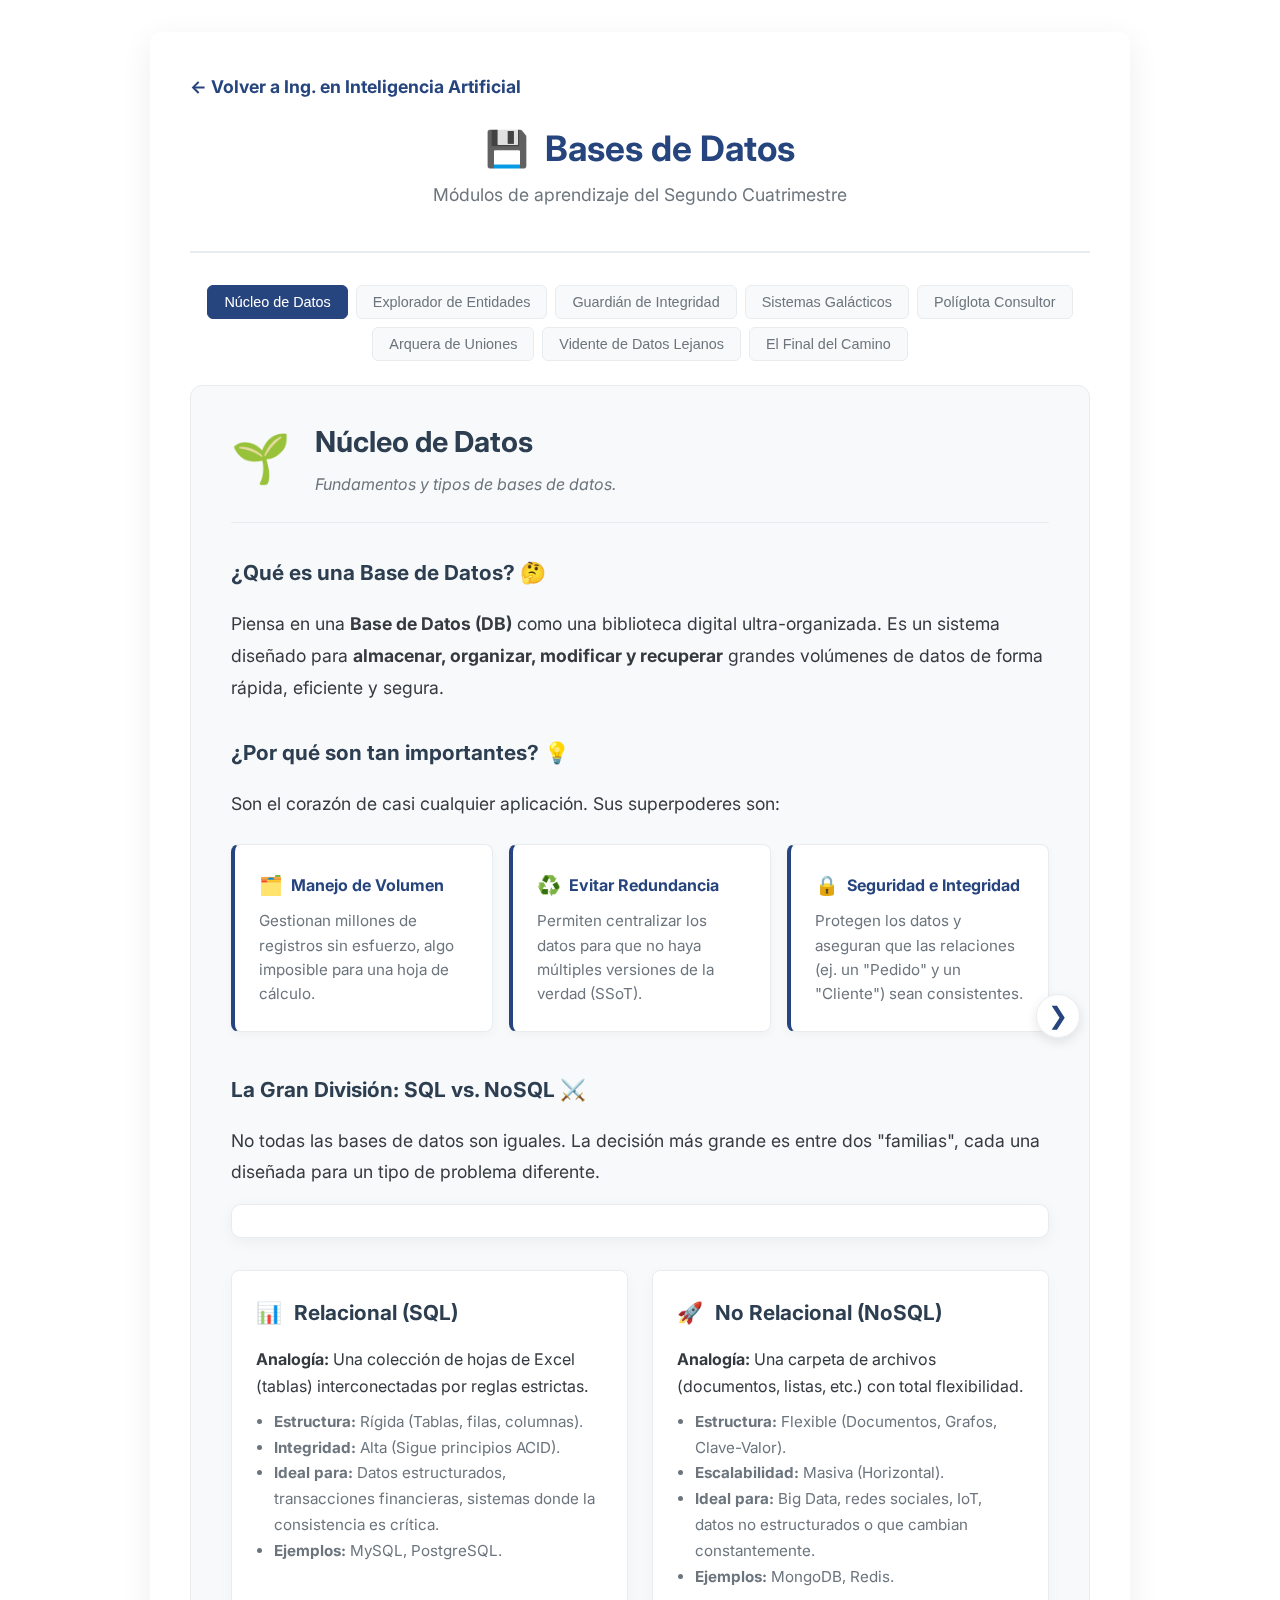
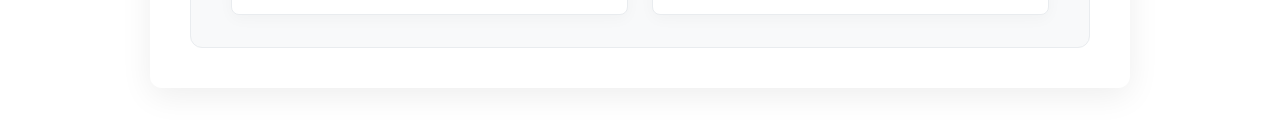
<file: ia-bases-de-datos.html>
<!DOCTYPE html>
<html lang="es">
<head>
    <meta charset="UTF-8">
    <meta name="viewport" content="width=device-width, initial-scale=1.0">
    <title>Bases de Datos - José Hugo Meza</title>
    
    <link rel="preconnect" href="https://fonts.googleapis.com">
    <link rel="preconnect" href="https://fonts.gstatic.com" crossorigin>
    <link href="https://fonts.googleapis.com/css2?family=Inter:wght@400;700&display=swap" rel="stylesheet">
    
    <style>
        :root {
            --primary-color: #26447d; --dark-blue: #2c3e50; --light-gray: #f8f9fa;
            --text-color: #343a40; --secondary-text: #6c757d; --white: #ffffff;
            --border-color: #e9ecef;
        }
        body { 
            font-family: 'Inter', sans-serif; line-height: 1.7; color: var(--text-color); 
            margin: 0; padding: 2rem;
            background-image: url('https://images.unsplash.com/photo-1534796636912-3b95b3ab5986?q=80&w=2071&auto=format&fit=crop');
            background-size: cover; background-position: center center; background-attachment: fixed;
            overflow-x: hidden;
        }
        .container { 
            max-width: 900px; margin: 0 auto; background-color: var(--white); 
            padding: 2.5rem; border-radius: 12px; 
            box-shadow: 0 8px 32px rgba(0,0,0,0.07); position: relative; z-index: 10;
        }
        .shooting-stars {
            position: fixed; top: 0; left: 0; width: 100%; height: 100%;
            pointer-events: none; overflow: hidden; z-index: 1;
        }
        .star {
            position: absolute; background-color: var(--white); width: 2px; height: 2px;
            border-radius: 50%; opacity: 0;
            animation: 
                star-fall var(--duration) linear var(--delay) infinite,
                star-twinkle 2s ease-in-out var(--delay) infinite alternate;
        }
        @keyframes star-fall { 0% { transform: translate(0, 0) scale(1); opacity: 0; } 10% { opacity: 1; } 100% { transform: translate(100vw, 100vh) scale(0.5); opacity: 0; } }
        @keyframes star-twinkle { 0%, 100% { opacity: 0.8; } 50% { opacity: 0.3; } }
        
        .back-link {
            display: inline-block; color: var(--primary-color); text-decoration: none;
            font-weight: bold; font-size: 1.1rem; margin-bottom: 1.5rem;
        }
        .back-link:hover { text-decoration: underline; }

        .note-header {
            text-align: center;
            border-bottom: 2px solid var(--border-color);
            padding-bottom: 1.5rem;
            margin-bottom: 2rem;
        }
        .note-header h1 {
            color: var(--primary-color);
            font-size: 2.2rem;
            line-height: 1.3;
            margin: 0;
            display: flex;
            align-items: center;
            justify-content: center;
            gap: 1rem;
        }
        .note-header p {
            font-size: 1.1rem;
            color: var(--secondary-text);
            margin-top: 0.5rem;
        }

        /* --- CSS para Pestañas (Tabs) --- */
        .tab-navigation {
            display: flex;
            flex-wrap: wrap; 
            gap: 0.5rem;
            justify-content: center;
            margin-bottom: 1.5rem;
        }
        .tab-btn {
            background-color: var(--light-gray);
            border: 1px solid var(--border-color);
            padding: 0.5rem 1rem;
            border-radius: 6px;
            font-size: 0.9rem;
            font-weight: 500;
            color: var(--secondary-text);
            cursor: pointer;
            transition: all 0.2s ease;
        }
        .tab-btn:hover {
            background-color: var(--border-color);
            color: var(--dark-blue);
        }
        .tab-btn.active {
            background-color: var(--primary-color);
            color: var(--white);
            border-color: var(--primary-color);
        }
        
        /* --- CSS para Carrusel de Apuntes --- */
        .carousel-container { position: relative; }
        .carousel-viewport { 
            overflow: hidden; 
            border-radius: 12px; 
            border: 1px solid var(--border-color);
            background-color: var(--light-gray);
        }
        .carousel-track { 
            display: flex; 
            transition: transform 0.5s cubic-bezier(0.25, 0.8, 0.25, 1); 
        }
        .slide {
            flex: 0 0 100%;
            box-sizing: border-box;
            padding: 2rem 2.5rem;
            opacity: 0; 
            transform: translateY(20px);
            transition: opacity 0.6s ease-out, transform 0.6s ease-out;
            display: none; /* (NUEVO) Oculta slides inactivos */
        }
        .slide.active {
            opacity: 1;
            transform: none;
            display: block; /* (NUEVO) Muestra solo slide activo */
        }
        
        .slide-header {
            display: flex;
            align-items: center;
            gap: 1.5rem;
            border-bottom: 1px solid var(--border-color);
            padding-bottom: 1.5rem;
            margin-bottom: 1.5rem;
        }
        .slide-icon {
            font-size: 3rem;
            line-height: 1;
        }
        .slide-header div {
            flex-grow: 1;
        }
        .slide-header h2 {
            font-size: 1.8rem;
            color: var(--dark-blue);
            margin: 0;
        }
        .slide-header p {
            font-size: 1rem;
            color: var(--secondary-text);
            margin: 0.25rem 0 0 0;
            font-style: italic;
        }
        /* (CSS ACTUALIZADO) Estilos para el contenido del slide */
        .slide-content h3 {
            color: var(--dark-blue);
            font-size: 1.3rem;
            margin-top: 2rem;
            margin-bottom: 1rem;
        }
        .slide-content p {
            font-size: 1.1rem;
            line-height: 1.8;
            margin-bottom: 1rem;
        }
        .slide-content ul {
            font-size: 1.1rem;
            line-height: 1.8;
            padding-left: 20px;
        }

        .carousel-btn {
            position: absolute; top: 50%; transform: translateY(-50%);
            background-color: rgba(255, 255, 255, 0.9); border: 1px solid var(--border-color);
            border-radius: 50%; width: 44px; height: 44px; font-size: 1.5rem;
            color: var(--primary-color); cursor: pointer; box-shadow: 0 4px 12px rgba(0,0,0,0.1);
            transition: all 0.2s ease; z-index: 20;
        }
        .carousel-btn:hover { background-color: var(--white); transform: translateY(-50%) scale(1.05); }
        .carousel-btn.prev { left: 10px; }
        .carousel-btn.next { right: 10px; }
        .carousel-btn.hidden { opacity: 0; pointer-events: none; }
        
        /* --- (NUEVO) CSS AÑADIDO para Tarjetas, Diagrama y Columnas --- */
        .kpi-grid {
            display: grid;
            grid-template-columns: repeat(auto-fit, minmax(200px, 1fr));
            gap: 1rem;
            margin-top: 1.5rem;
        }
        .kpi-card {
            background-color: var(--white);
            border: 1px solid var(--border-color);
            padding: 1.5rem;
            border-radius: 8px;
            box-shadow: 0 4px 10px rgba(0,0,0,0.03);
            border-left: 4px solid var(--primary-color);
        }
        .kpi-card-title {
            font-size: 1rem;
            font-weight: 700;
            color: var(--primary-color);
            margin-bottom: 0.5rem;
            display: flex;
            align-items: center;
            gap: 0.5rem;
        }
        .kpi-card-title span { font-size: 1.2rem; }
        .kpi-card p {
            font-size: 0.95rem;
            line-height: 1.6;
            color: var(--secondary-text);
            margin: 0;
        }

        .db-types-diagram {
            padding: 1rem;
            background-color: var(--white);
            border: 1px solid var(--border-color);
            border-radius: 10px;
            margin-top: 1rem;
            margin-bottom: 2rem;
            box-shadow: 0 4px 15px rgba(0,0,0,0.05);
        }
        .db-types-diagram img {
            max-width: 100%;
            height: auto;
            display: block;
            margin: 0 auto;
        }
        
        .methodology-grid {
            display: grid;
            grid-template-columns: 1fr 1fr;
            gap: 1.5rem;
            margin-top: 1.5rem;
        }
        .methodology-card {
            background-color: var(--white);
            border: 1px solid var(--border-color);
            padding: 1.5rem;
            border-radius: 8px;
            box-shadow: 0 4px 15px rgba(0,0,0,0.03);
        }
        .methodology-card h3 {
            margin-top: 0;
            font-size: 1.3rem;
            color: var(--dark-blue);
            display: flex;
            align-items: center;
            gap: 0.75rem;
            margin-bottom: 1rem;
        }
        .methodology-card p {
            font-size: 1rem;
            line-height: 1.7;
            margin-bottom: 0.5rem;
        }
        .methodology-card ul {
            font-size: 0.95rem;
            line-height: 1.7;
            padding-left: 18px;
            margin: 0;
            color: var(--secondary-text);
        }
        
        @media (max-width: 768px) {
            .methodology-grid {
                grid-template-columns: 1fr;
            }
        }
        /* --- FIN CSS Nuevo --- */

        .animate-on-scroll {
            opacity: 0;
            transition: opacity 0.8s ease-out, transform 0.8s ease-out;
            transform: translateY(50px);
        }
        .show { opacity: 1; transform: none; }
    </style>
</head>
<body>
    <div class="shooting-stars"></div> 

    <div class="container">
        <a href="apuntes-ia.html" class="back-link">&larr; Volver a Ing. en Inteligencia Artificial</a>

        <div class="note-content">
            
            <div class="note-header animate-on-scroll">
                <h1><span>💾</span>Bases de Datos</h1>
                <p>Módulos de aprendizaje del Segundo Cuatrimestre</p>
            </div>
            
            <div class="tab-navigation animate-on-scroll" id="db-tabs">
                <button class="tab-btn active" data-slide="0">Núcleo de Datos</button>
                <button class="tab-btn" data-slide="1">Explorador de Entidades</button>
                <button class="tab-btn" data-slide="2">Guardián de Integridad</button>
                <button class="tab-btn" data-slide="3">Sistemas Galácticos</button>
                <button class="tab-btn" data-slide="4">Políglota Consultor</button>
                <button class="tab-btn" data-slide="5">Arquera de Uniones</button>
                <button class="tab-btn" data-slide="6">Vidente de Datos Lejanos</button>
                <button class="tab-btn" data-slide="7">El Final del Camino</button>
            </div>

            <div class="carousel-container animate-on-scroll">
                <div class="carousel-viewport">
                    <div class="carousel-track" id="db-track">
                        
                        <div class="slide active">
                            <div class="slide-header">
                                <span class="slide-icon">🌱</span>
                                <div>
                                    <h2>Núcleo de Datos</h2>
                                    <p>Fundamentos y tipos de bases de datos.</p>
                                </div>
                            </div>
                            <div class="slide-content">
                                <h3>¿Qué es una Base de Datos? 🤔</h3>
                                <p>
                                    Piensa en una <strong>Base de Datos (DB)</strong> como una biblioteca digital ultra-organizada. Es un sistema diseñado para <strong>almacenar, organizar, modificar y recuperar</strong> grandes volúmenes de datos de forma rápida, eficiente y segura.
                                </p>
                                
                                <h3>¿Por qué son tan importantes? 💡</h3>
                                <p>
                                    Son el corazón de casi cualquier aplicación. Sus superpoderes son:
                                </p>
                                <div class="kpi-grid">
                                    <div class="kpi-card">
                                        <div class="kpi-card-title"><span>🗂️</span>Manejo de Volumen</div>
                                        <p>Gestionan millones de registros sin esfuerzo, algo imposible para una hoja de cálculo.</p>
                                    </div>
                                    <div class="kpi-card">
                                        <div class="kpi-card-title"><span>♻️</span>Evitar Redundancia</div>
                                        <p>Permiten centralizar los datos para que no haya múltiples versiones de la verdad (SSoT).</p>
                                    </div>
                                    <div class="kpi-card">
                                        <div class="kpi-card-title"><span>🔒</span>Seguridad e Integridad</div>
                                        <p>Protegen los datos y aseguran que las relaciones (ej. un "Pedido" y un "Cliente") sean consistentes.</p>
                                    </div>
                                </div>

                                <h3 style="margin-top: 2.5rem;">La Gran División: SQL vs. NoSQL ⚔️</h3>
                                <p>
                                    No todas las bases de datos son iguales. La decisión más grande es entre dos "familias", cada una diseñada para un tipo de problema diferente.
                                </p>
                                
                                <div class="db-types-diagram">
                                    
                                </div>
                                
                                <div class="methodology-grid">
                                    <div class="methodology-card">
                                        <h3><span>📊</span>Relacional (SQL)</h3>
                                        <p><strong>Analogía:</strong> Una colección de hojas de Excel (tablas) interconectadas por reglas estrictas.</p>
                                        <ul>
                                            <li><strong>Estructura:</strong> Rígida (Tablas, filas, columnas).</li>
                                            <li><strong>Integridad:</strong> Alta (Sigue principios ACID).</li>
                                            <li><strong>Ideal para:</strong> Datos estructurados, transacciones financieras, sistemas donde la consistencia es crítica.</li>
                                            <li><strong>Ejemplos:</strong> MySQL, PostgreSQL.</li>
                                        </ul>
                                    </div>
                                    <div class="methodology-card">
                                        <h3><span>🚀</span>No Relacional (NoSQL)</h3>
                                        <p><strong>Analogía:</strong> Una carpeta de archivos (documentos, listas, etc.) con total flexibilidad.</p>
                                        <ul>
                                            <li><strong>Estructura:</strong> Flexible (Documentos, Grafos, Clave-Valor).</li>
                                            <li><strong>Escalabilidad:</strong> Masiva (Horizontal).</li>
                                            <li><strong>Ideal para:</strong> Big Data, redes sociales, IoT, datos no estructurados o que cambian constantemente.</li>
                                            <li><strong>Ejemplos:</strong> MongoDB, Redis.</li>
                                        </ul>
                                    </div>
                                </div>
                            </div>
                        </div>
                        <div class="slide">
                            <div class="slide-header">
                                <span class="slide-icon">🗺️</span>
                                <div>
                                    <h2>Explorador de Entidades</h2>
                                    <p>Terminar antes del 21 de julio de 2025</p>
                                </div>
                            </div>
                            <div class="slide-content">
                                <p>Este módulo se enfoca en el <strong>Modelo Entidad-Relación (ERM)</strong>.</p>
                                <ul>
                                    <li>Qué es una Entidad (ej. "Cliente", "Producto").</li>
                                    <li>Qué es un Atributo (ej. "Nombre", "Precio").</li>
                                    <li>Cómo se dibujan los diagramas ER.</li>
                                </ul>
                            </div>
                        </div>

                        <div class="slide">
                            <div class="slide-header">
                                <span class="slide-icon">🛡️</span>
                                <div>
                                    <h2>Guardián de la Integridad Relacional</h2>
                                    <p>Terminar antes del 28 de julio de 2025</p>
                                </div>
                            </div>
                            <div class="slide-content">
                                <p>Este módulo trata sobre las <strong>Reglas</strong> que mantienen los datos limpios y consistentes.</p>
                                <ul>
                                    <li>Llaves Primarias (Primary Keys).</li>
                                    <li>Llaves Foráneas (Foreign Keys).</li>
                                    <li>Restricciones (Constraints) como `NOT NULL` y `UNIQUE`.</li>
                                </ul>
                            </div>
                        </div>

                        <div class="slide">
                            <div class="slide-header">
                                <span class="slide-icon">🌌</span>
                                <div>
                                    <h2>Explorador de Sistemas Galácticos</h2>
                                    <p>Terminar antes del 4 de agosto de 2025</p>
                                </div>
                            </div>
                            <div class="slide-content">
                                <p>Este módulo se enfoca en el <strong>Diseño de Data Warehouses</strong>.</p>
                                <ul>
                                    <li>Diferencia entre OLTP y OLAP.</li>
                                    <li>Concepto de Esquema de Estrella (Star Schema).</li>
                                    <li>Tablas de Hechos (Facts) y Dimensiones (Dimensions).</li>
                                </ul>
                            </div>
                        </div>

                        <div class="slide">
                            <div class="slide-header">
                                <span class="slide-icon">🗣️</span>
                                <div>
                                    <h2>Políglota Consultor</h2>
                                    <p>Terminar antes del 11 de agosto de 2025</p>
                                </div>
                            </div>
                            <div class="slide-content">
                                <p>Este módulo es sobre <strong>SQL (Structured Query Language)</strong>.</p>
                                <ul>
                                    <li>Comandos DML: `SELECT`, `INSERT`, `UPDATE`, `DELETE`.</li>
                                    <li>Comandos DDL: `CREATE`, `ALTER`, `DROP`.</li>
                                    <li>Filtrado con `WHERE` y ordenado con `ORDER BY`.</li>
                                </ul>
                            </div>
                        </div>

                        <div class="slide">
                            <div class="slide-header">
                                <span class="slide-icon">🏹</span>
                                <div>
                                    <h2>Arquera de las Uniones</h2>
                                    <p>Terminar antes del 18 de agosto de 2025</p>
                                </div>
                            </div>
                            <div class="slide-content">
                                <p>Este módulo se enfoca en la parte más poderosa de SQL: <strong>JOINs</strong>.</p>
                                <ul>
                                    <li><code>INNER JOIN</code></li>
                                    <li><code>LEFT JOIN</code> y <code>RIGHT JOIN</code></li>
                                    <li><code>FULL OUTER JOIN</code></li>
                                    <li><code>UNION</code> vs <code>UNION ALL</code></li>
                                </ul>
                            </div>
                        </div>
                        
                        <div class="slide">
                            <div class="slide-header">
                                <span class="slide-icon">🔮</span>
                                <div>
                                    <h2>Vidente de los Datos Lejanos</h2>
                                    <p>Terminar antes del 25 de agosto de 2025</p>
                                </div>
                            </div>
                            <div class="slide-content">
                                <p>Este módulo se enfoca en <strong>Bases de Datos NoSQL</strong>.</p>
                                <ul>
                                    <li>Bases de Datos Documentales (ej. MongoDB).</li>
                                    <li>Bases de Datos Columnares (ej. Cassandra).</li>
                                    <li>Bases de Datos Clave-Valor (ej. Redis).</li>
                                </ul>
                            </div>
                        </div>
                        
                        <div class="slide">
                            <div class="slide-header">
                                <span class="slide-icon">🏁</span>
                                <div>
                                    <h2>El Final del Camino</h2>
                                    <p>Terminar antes del 1 de septiembre de 2025</p>
                                </div>
                            </div>
                            <div class="slide-content">
                                <p>Este es el <strong>Proyecto Final</strong> de la materia.</p>
                                <ul>
                                    <li>Diseñar un Data Warehouse completo.</li>
                                    <li>Crear un pipeline ETL simple.</li>
                                    <li>Ejecutar consultas analíticas complejas.</li>
                                </ul>
                            </div>
                        </div>

                    </div>
                </div>
                
                <button class="carousel-btn prev" id="db-prev" aria-label="Anterior">&#10094;</button>
                <button class="carousel-btn next" id="db-next" aria-label="Siguiente">&#10095;</button>
            </div>
        </div>
    </div>

    <script>
        document.addEventListener('DOMContentLoaded', () => {
            // --- Código de estrellas ---
            try {
                const shootingStarsContainer = document.querySelector('.shooting-stars');
                if (shootingStarsContainer) {
                    const numStars = 110; 
                    for (let i = 0; i < numStars; i++) {
                        const star = document.createElement('div');
                        star.classList.add('star');
                        star.style.left = `${Math.random() * 100}vw`; 
                        star.style.top = `${Math.random() * 100}vh`;
                        star.style.setProperty('--delay', `${Math.random() * 15}s`);
                        star.style.setProperty('--duration', `${5 + Math.random() * 8}s`);
                        shootingStarsContainer.appendChild(star);
                    }
                }
            } catch (e) { console.error("Error al crear estrellas:", e); }
            
            // --- Código de Animación de Entrada ---
            try {
                const observer = new IntersectionObserver((entries) => {
                    entries.forEach((entry, index) => {
                        if (entry.isIntersecting) {
                            entry.target.style.transitionDelay = `${index * 100}ms`;
                            entry.target.classList.add('show');
                            observer.unobserve(entry.target);
                        }
                    });
                }, { threshold: 0.1 });
                
                const elementsToAnimate = document.querySelectorAll('.animate-on-scroll');
                elementsToAnimate.forEach((el) => observer.observe(el));
            } catch (e) {
                console.error("Error al crear IntersectionObserver:", e);
                document.querySelectorAll('.animate-on-scroll').forEach(el => {
                    el.classList.add('show');
                });
            }

            // --- Lógica del Carrusel y Pestañas ---
            const track = document.getElementById('db-track');
            const prevBtn = document.getElementById('db-prev');
            const nextBtn = document.getElementById('db-next');
            const tabs = document.querySelectorAll('.tab-btn');
            const slides = Array.from(track.children);
            const totalSlides = slides.length;
            let currentIndex = 0;

            function updateCarousel() {
                // 1. Mover el carrusel
                track.style.transform = `translateX(-${currentIndex * 100}%)`;

                // 2. Actualizar botones de carrusel
                prevBtn.classList.toggle('hidden', currentIndex === 0);
                nextBtn.classList.toggle('hidden', currentIndex === totalSlides - 1);

                // 3. Actualizar la pestaña (tab) activa
                tabs.forEach((tab, index) => {
                    tab.classList.toggle('active', index === currentIndex);
                });
                
                // 4. Actualizar el slide activo (para animación y visibilidad)
                slides.forEach((slide, index) => {
                    slide.classList.toggle('active', index === currentIndex);
                });
            }

            prevBtn.addEventListener('click', () => {
                if (currentIndex > 0) {
                    currentIndex--;
                    updateCarousel();
                }
            });

            nextBtn.addEventListener('click', () => {
                if (currentIndex < totalSlides - 1) {
                    currentIndex++;
                    updateCarousel();
                }
            });

            tabs.forEach(tab => {
                tab.addEventListener('click', () => {
                    currentIndex = parseInt(tab.dataset.slide);
                    updateCarousel();
                });
            });

            updateCarousel();
        });
    </script>
</body>
</html>
</file>
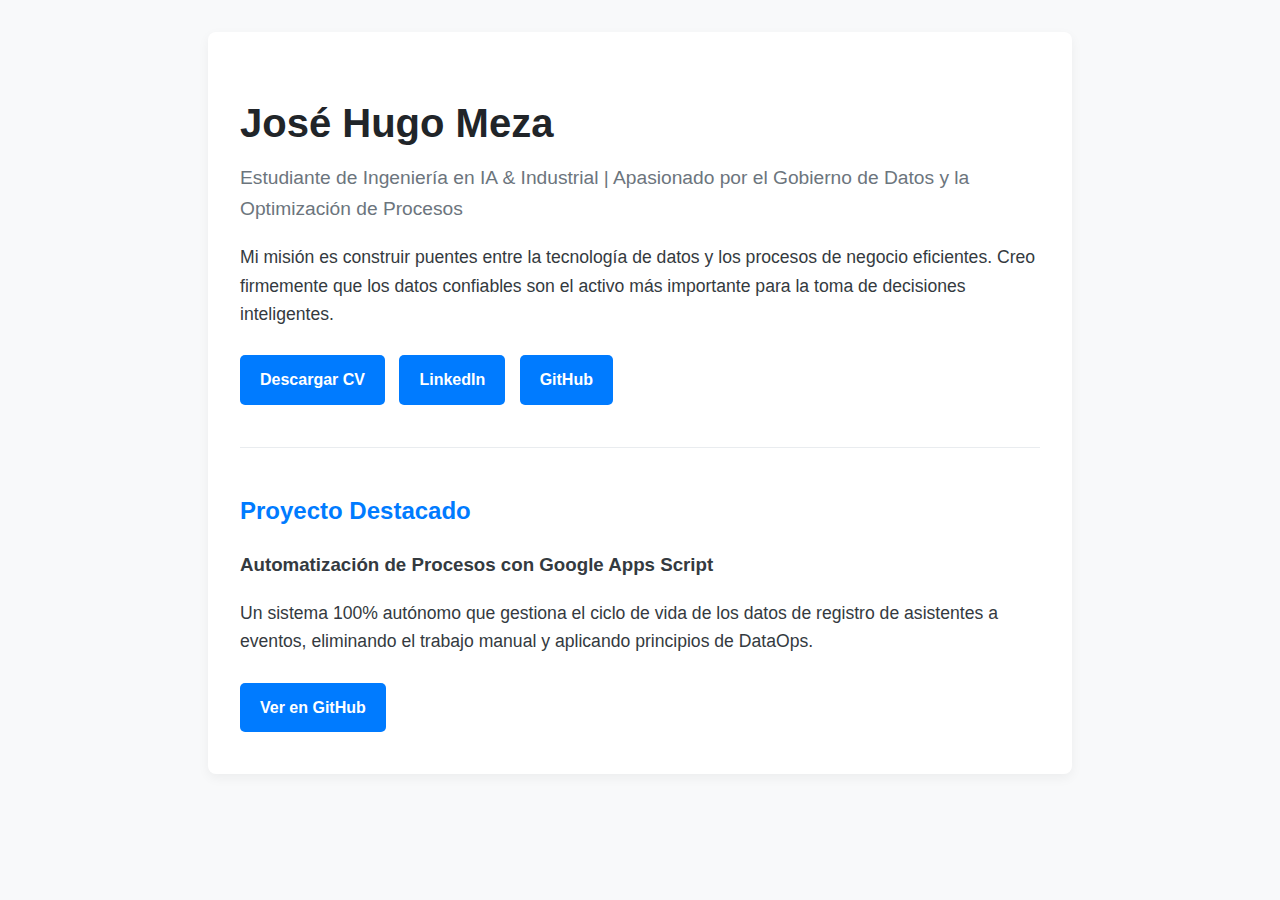
<file: indet.html>
<!DOCTYPE html>
<html lang="es">
<head>
    <meta charset="UTF-8">
    <meta name="viewport" content="width=device-width, initial-scale=1.0">
    <title>José Hugo Meza - Data & AI Aspirant</title>
    <style>
        body { font-family: -apple-system, BlinkMacSystemFont, "Segoe UI", Roboto, Helvetica, Arial, sans-serif; line-height: 1.6; background-color: #f8f9fa; color: #343a40; margin: 0; padding: 2rem; }
        .container { max-width: 800px; margin: 0 auto; background-color: #ffffff; padding: 2rem; border-radius: 8px; box-shadow: 0 4px 12px rgba(0,0,0,0.05); }
        h1 { font-size: 2.5rem; color: #212529; margin-bottom: 0.5rem; }
        .subtitle { font-size: 1.2rem; color: #6c757d; margin-top: 0; }
        p { font-size: 1.1rem; }
        .links a { display: inline-block; background-color: #007bff; color: #ffffff; text-decoration: none; padding: 12px 20px; border-radius: 5px; margin: 10px 10px 10px 0; font-weight: bold; transition: background-color 0.2s; }
        .links a:hover { background-color: #0056b3; }
        .project { margin-top: 2rem; border-top: 1px solid #e9ecef; padding-top: 1.5rem; }
        h2 { color: #007bff; }
    </style>
</head>
<body>
    <div class="container">
        <h1>José Hugo Meza</h1>
        <p class="subtitle">Estudiante de Ingeniería en IA & Industrial | Apasionado por el Gobierno de Datos y la Optimización de Procesos</p>
        
        <p>Mi misión es construir puentes entre la tecnología de datos y los procesos de negocio eficientes. Creo firmemente que los datos confiables son el activo más importante para la toma de decisiones inteligentes.</p>

        <div class="links">
            <a href="https://drive.google.com/file/d/181wkopI_I6T0KGhwypm6gz5R9VVPEha4/view?usp=sharing" target="_blank">Descargar CV</a>
            <a href="https://www.linkedin.com/in/josehugomeza-ai" target="_blank">LinkedIn</a>
            <a href="https://github.com/jose2501106-IA" target="_blank">GitHub</a>
        </div>

        <div class="project">
            <h2>Proyecto Destacado</h2>
            <h3>Automatización de Procesos con Google Apps Script</h3>
            <p>Un sistema 100% autónomo que gestiona el ciclo de vida de los datos de registro de asistentes a eventos, eliminando el trabajo manual y aplicando principios de DataOps.</p>
            <div class="links">
                <a href="https://github.com/jose2501106-IA/Automatizacion-google-apps-script" target="_blank">Ver en GitHub</a>
            </div>
        </div>
    </div>
</body>
</html>
</file>
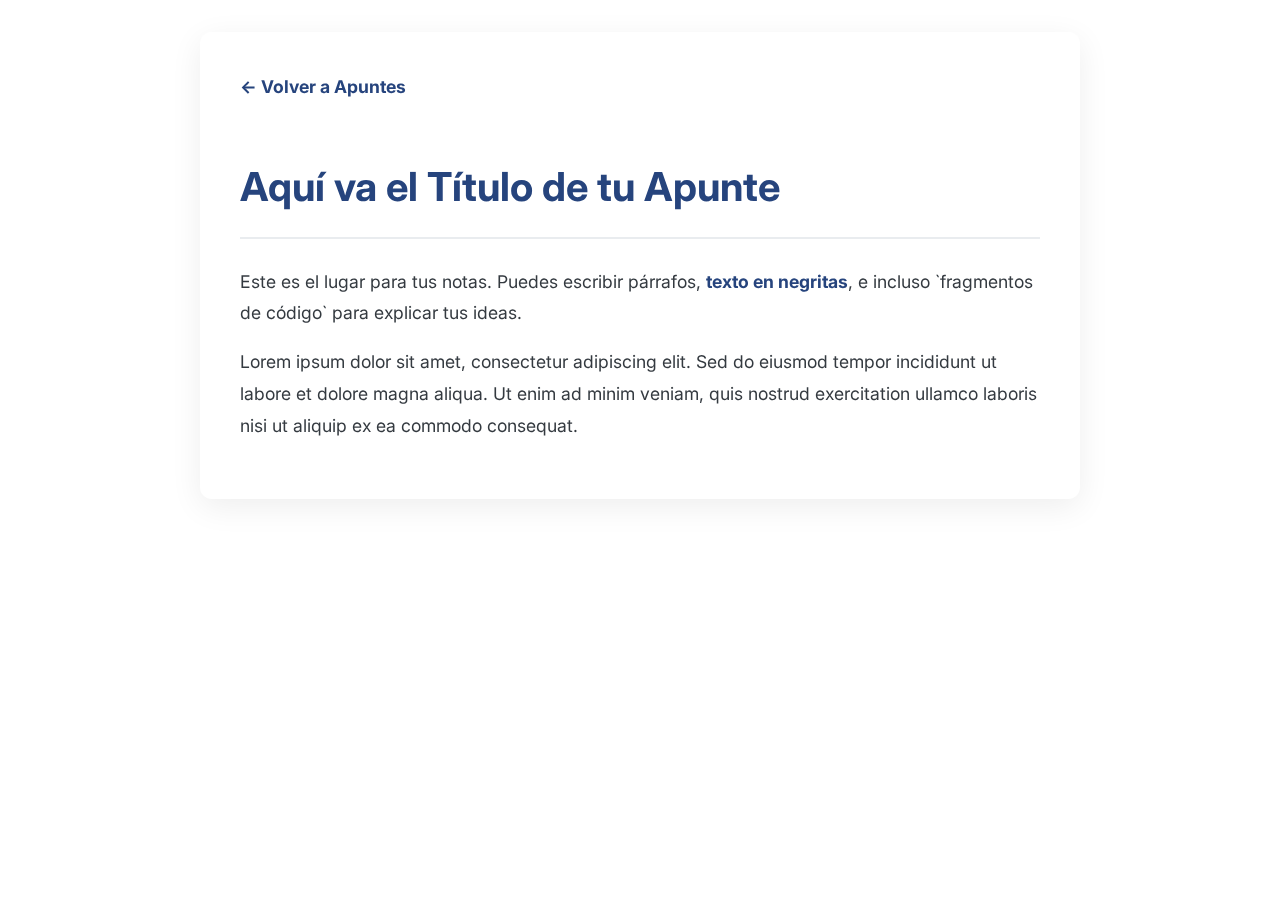
<file: plantilla-apunte.html>
<!DOCTYPE html>
<html lang="es">
<head>
    <meta charset="UTF-8">
    <meta name="viewport" content="width=device-width, initial-scale=1.0">
    <title>Título del Apunte - José Hugo Meza</title>
    
    <link rel="preconnect" href="https://fonts.googleapis.com">
    <link rel="preconnect" href="https://fonts.gstatic.com" crossorigin>
    <link href="https://fonts.googleapis.com/css2?family=Inter:wght@400;700&display=swap" rel="stylesheet">
    
    <style>
        /* (Estilos idénticos a las otras páginas para consistencia) */
        :root {
            --primary-color: #26447d; --dark-blue: #2c3e50; --light-gray: #f8f9fa;
            --text-color: #343a40; --secondary-text: #6c757d; --white: #ffffff;
            --border-color: #e9ecef;
        }
        body { 
            font-family: 'Inter', sans-serif; line-height: 1.7; color: var(--text-color); 
            margin: 0; padding: 2rem;
            background-image: url('https://images.unsplash.com/photo-1534796636912-3b95b3ab5986?q=80&w=2071&auto=format&fit=crop');
            background-size: cover; background-position: center center; background-attachment: fixed;
            overflow-x: hidden;
        }
        .container { 
            max-width: 800px; margin: 0 auto; background-color: var(--white); 
            padding: 2.5rem; border-radius: 12px; 
            box-shadow: 0 8px 32px rgba(0,0,0,0.07); position: relative; z-index: 10;
        }
        .shooting-stars {
            position: fixed; top: 0; left: 0; width: 100%; height: 100%;
            pointer-events: none; overflow: hidden; z-index: 1;
        }
        .star {
            position: absolute; background-color: var(--white); width: 2px; height: 2px;
            border-radius: 50%; opacity: 0;
            animation: 
                star-fall var(--duration) linear var(--delay) infinite,
                star-twinkle 2s ease-in-out var(--delay) infinite alternate;
        }
        @keyframes star-fall { 0% { transform: translate(0, 0) scale(1); opacity: 0; } 10% { opacity: 1; } 100% { transform: translate(100vw, 100vh) scale(0.5); opacity: 0; } }
        @keyframes star-twinkle { 0%, 100% { opacity: 0.8; } 50% { opacity: 0.3; } }
        
        .back-link {
            display: inline-block; color: var(--primary-color); text-decoration: none;
            font-weight: bold; font-size: 1.1rem; margin-bottom: 1.5rem;
        }
        .back-link:hover { text-decoration: underline; }

        .note-content {
            opacity: 0;
            transform: translateY(50px);
            transition: opacity 0.8s ease-out, transform 0.8s ease-out;
        }
        .note-content h1 {
            color: var(--primary-color);
            font-size: 2.5rem;
            border-bottom: 2px solid var(--border-color);
            padding-bottom: 1rem;
        }
        .note-content p {
            font-size: 1.1rem;
            line-height: 1.8;
        }
        .note-content strong {
            color: var(--primary-color);
        }
        .note-content code {
            background-color: var(--light-gray);
            padding: 2px 6px;
            border-radius: 4px;
            font-family: monospace;
            color: var(--dark-blue);
        }
        .show { opacity: 1; transform: none; }
    </style>
</head>
<body>
    <div class="shooting-stars"></div> 

    <div class="container">
        <a href="apuntes.html" class="back-link">&larr; Volver a Apuntes</a>
        
        <div class="note-content animate-on-scroll">
            
            <h1>Aquí va el Título de tu Apunte</h1>
            
            <p>
                Este es el lugar para tus notas. Puedes escribir párrafos, <strong>texto en negritas</strong>,
                e incluso `fragmentos de código` para explicar tus ideas.
            </p>
            <p>
                Lorem ipsum dolor sit amet, consectetur adipiscing elit. Sed do eiusmod tempor incididunt ut labore et dolore magna aliqua. 
                Ut enim ad minim veniam, quis nostrud exercitation ullamco laboris nisi ut aliquip ex ea commodo consequat.
            </p>
            
        </div>
    </div>

    <script>
        document.addEventListener('DOMContentLoaded', () => {
            const shootingStarsContainer = document.querySelector('.shooting-stars');
            const numStars = 110; 
            for (let i = 0; i < numStars; i++) {
                const star = document.createElement('div');
                star.classList.add('star');
                star.style.left = `${Math.random() * 100}vw`; 
                star.style.top = `${Math.random() * 100}vh`;
                star.style.setProperty('--delay', `${Math.random() * 15}s`);
                star.style.setProperty('--duration', `${5 + Math.random() * 8}s`);
                shootingStarsContainer.appendChild(star);
            }
            
            // Animación de entrada para el contenido
            const observer = new IntersectionObserver((entries) => {
                entries.forEach((entry) => {
                    if (entry.isIntersecting) {
                        entry.target.classList.add('show');
                        observer.unobserve(entry.target);
                    }
                });
            }, { threshold: 0.1 });
            const elementsToAnimate = document.querySelectorAll('.animate-on-scroll');
            elementsToAnimate.forEach((el) => observer.observe(el));
        });
    </script>
</body>
</html>
</file>
